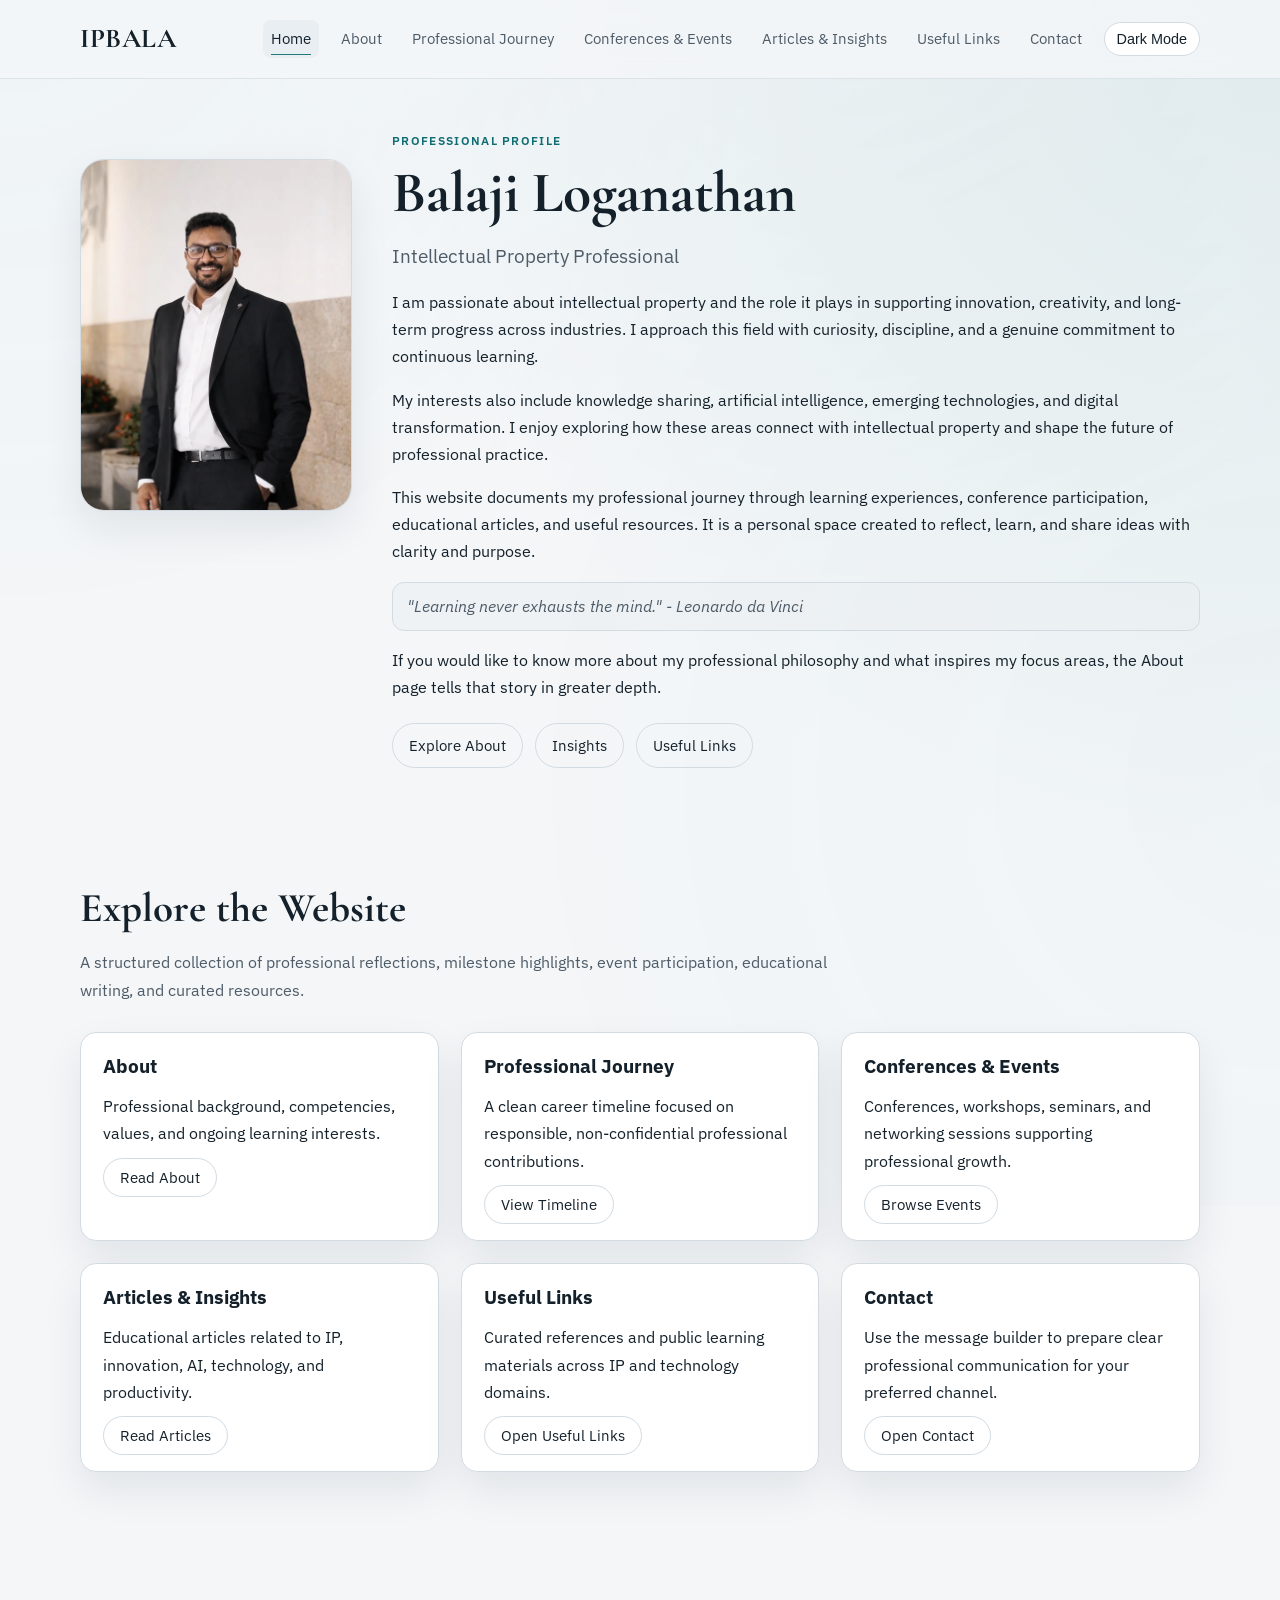
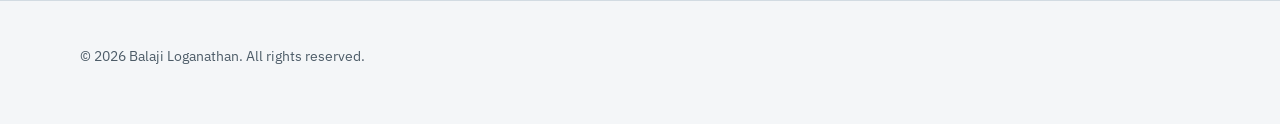
<file: index.html>
<!doctype html>
<html lang="en">
  <head>
    <meta charset="UTF-8" />
    <meta name="viewport" content="width=device-width, initial-scale=1" />
    <title>Balaji Loganathan | Professional Profile</title>
    <meta
      name="description"
      content="Balaji Loganathan (IPBALA): professional profile focused on intellectual property, innovation, AI, technology, and continuous learning."
    />
    <meta name="robots" content="index, follow" />
    <link rel="preconnect" href="https://fonts.googleapis.com" />
    <link rel="preconnect" href="https://fonts.gstatic.com" crossorigin />
    <link
      href="https://fonts.googleapis.com/css2?family=Cormorant+Garamond:wght@500;600;700&family=IBM+Plex+Sans:wght@400;500;600;700&display=swap"
      rel="stylesheet"
    />
    <link rel="stylesheet" href="assets/css/styles.css" />
  </head>
  <body>
    <header class="site-header">
      <div class="container header-inner">
        <a class="brand" href="index.html">IPBALA</a>
        <button class="nav-toggle" data-nav-toggle aria-label="Open navigation" aria-expanded="false">Menu</button>
        <nav class="nav-links" data-nav-menu aria-label="Primary">
          <a class="active" href="index.html">Home</a>
          <a href="about.html">About</a>
          <a href="experience.html">Professional Journey</a>
          <a href="events.html">Conferences &amp; Events</a>
          <a href="articles.html">Articles &amp; Insights</a>
          <a href="resources.html">Useful Links</a>
          <a href="contact.html">Contact</a>
          <button class="theme-toggle" type="button" data-theme-toggle>Dark Mode</button>
        </nav>
      </div>
    </header>

    <main>
      <section class="hero">
        <div class="container hero-grid">
          <figure class="headshot reveal">
            <picture>
              <source
                type="image/webp"
                srcset="assets/images/profile-portrait-544.webp 544w, assets/images/profile-portrait-816.webp 816w, assets/images/profile-portrait-1024.webp 1024w"
                sizes="(max-width: 760px) min(340px, 100vw - 32px), (max-width: 960px) 240px, 272px"
              />
              <img
                src="assets/images/profile-portrait.jpg"
                srcset="assets/images/profile-portrait-544.jpg 544w, assets/images/profile-portrait-816.jpg 816w, assets/images/profile-portrait.jpg 1024w"
                sizes="(max-width: 760px) min(340px, 100vw - 32px), (max-width: 960px) 240px, 272px"
                alt="Professional portrait of Balaji Loganathan"
                width="1024"
                height="1536"
                loading="lazy"
                decoding="async"
              />
            </picture>
          </figure>
          <div class="reveal intro">
            <div class="intro-heading-group">
              <p class="kicker">Professional Profile</p>
              <h1>Balaji Loganathan</h1>
            </div>
            <p class="tagline">Intellectual Property Professional</p>
            <p>
              I am passionate about intellectual property and the role it plays in supporting innovation, creativity, and long-term
              progress across industries. I approach this field with curiosity, discipline, and a genuine commitment to continuous
              learning.
            </p>
            <p>
              My interests also include knowledge sharing, artificial intelligence, emerging technologies, and digital
              transformation. I enjoy exploring how these areas connect with intellectual property and shape the future of
              professional practice.
            </p>
            <p>
              This website documents my professional journey through learning experiences, conference participation, educational
              articles, and useful resources. It is a personal space created to reflect, learn, and share ideas with clarity and
              purpose.
            </p>
            <p class="featured-quote reveal" role="note" aria-label="Lifelong learning quote">
              "Learning never exhausts the mind." - Leonardo da Vinci
            </p>
            <p>
              If you would like to know more about my professional philosophy and what inspires my focus areas, the About page tells
              that story in greater depth.
            </p>
            <div class="social-row" aria-label="Quick links">
              <a class="pill-link" href="about.html">Explore About</a>
              <a class="pill-link" href="articles.html">Insights</a>
              <a class="pill-link" href="resources.html">Useful Links</a>
            </div>
          </div>
        </div>
      </section>

      <section class="section">
        <div class="container">
          <h2 class="section-title reveal">Explore the Website</h2>
          <p class="section-intro reveal">
            A structured collection of professional reflections, milestone highlights, event participation, educational writing, and curated resources.
          </p>
          <div class="grid-3">
            <article class="card reveal">
              <h3>About</h3>
              <p>Professional background, competencies, values, and ongoing learning interests.</p>
              <a class="pill-link" href="about.html">Read About</a>
            </article>
            <article class="card reveal">
              <h3>Professional Journey</h3>
              <p>A clean career timeline focused on responsible, non-confidential professional contributions.</p>
              <a class="pill-link" href="experience.html">View Timeline</a>
            </article>
            <article class="card reveal">
              <h3>Conferences &amp; Events</h3>
              <p>Conferences, workshops, seminars, and networking sessions supporting professional growth.</p>
              <a class="pill-link" href="events.html">Browse Events</a>
            </article>
            <article class="card reveal">
              <h3>Articles &amp; Insights</h3>
              <p>Educational articles related to IP, innovation, AI, technology, and productivity.</p>
              <a class="pill-link" href="articles.html">Read Articles</a>
            </article>
            <article class="card reveal">
              <h3>Useful Links</h3>
              <p>Curated references and public learning materials across IP and technology domains.</p>
                <a class="pill-link" href="resources.html">Open Useful Links</a>
            </article>
            <article class="card reveal">
              <h3>Contact</h3>
              <p>Use the message builder to prepare clear professional communication for your preferred channel.</p>
              <a class="pill-link" href="contact.html">Open Contact</a>
            </article>
          </div>
        </div>
      </section>
    </main>

    <footer class="footer">
      <div class="container">
        <p>© 2026 Balaji Loganathan. All rights reserved.</p>
      </div>
    </footer>

    <script src="assets/js/main.js"></script>
  </body>
</html>
</file>
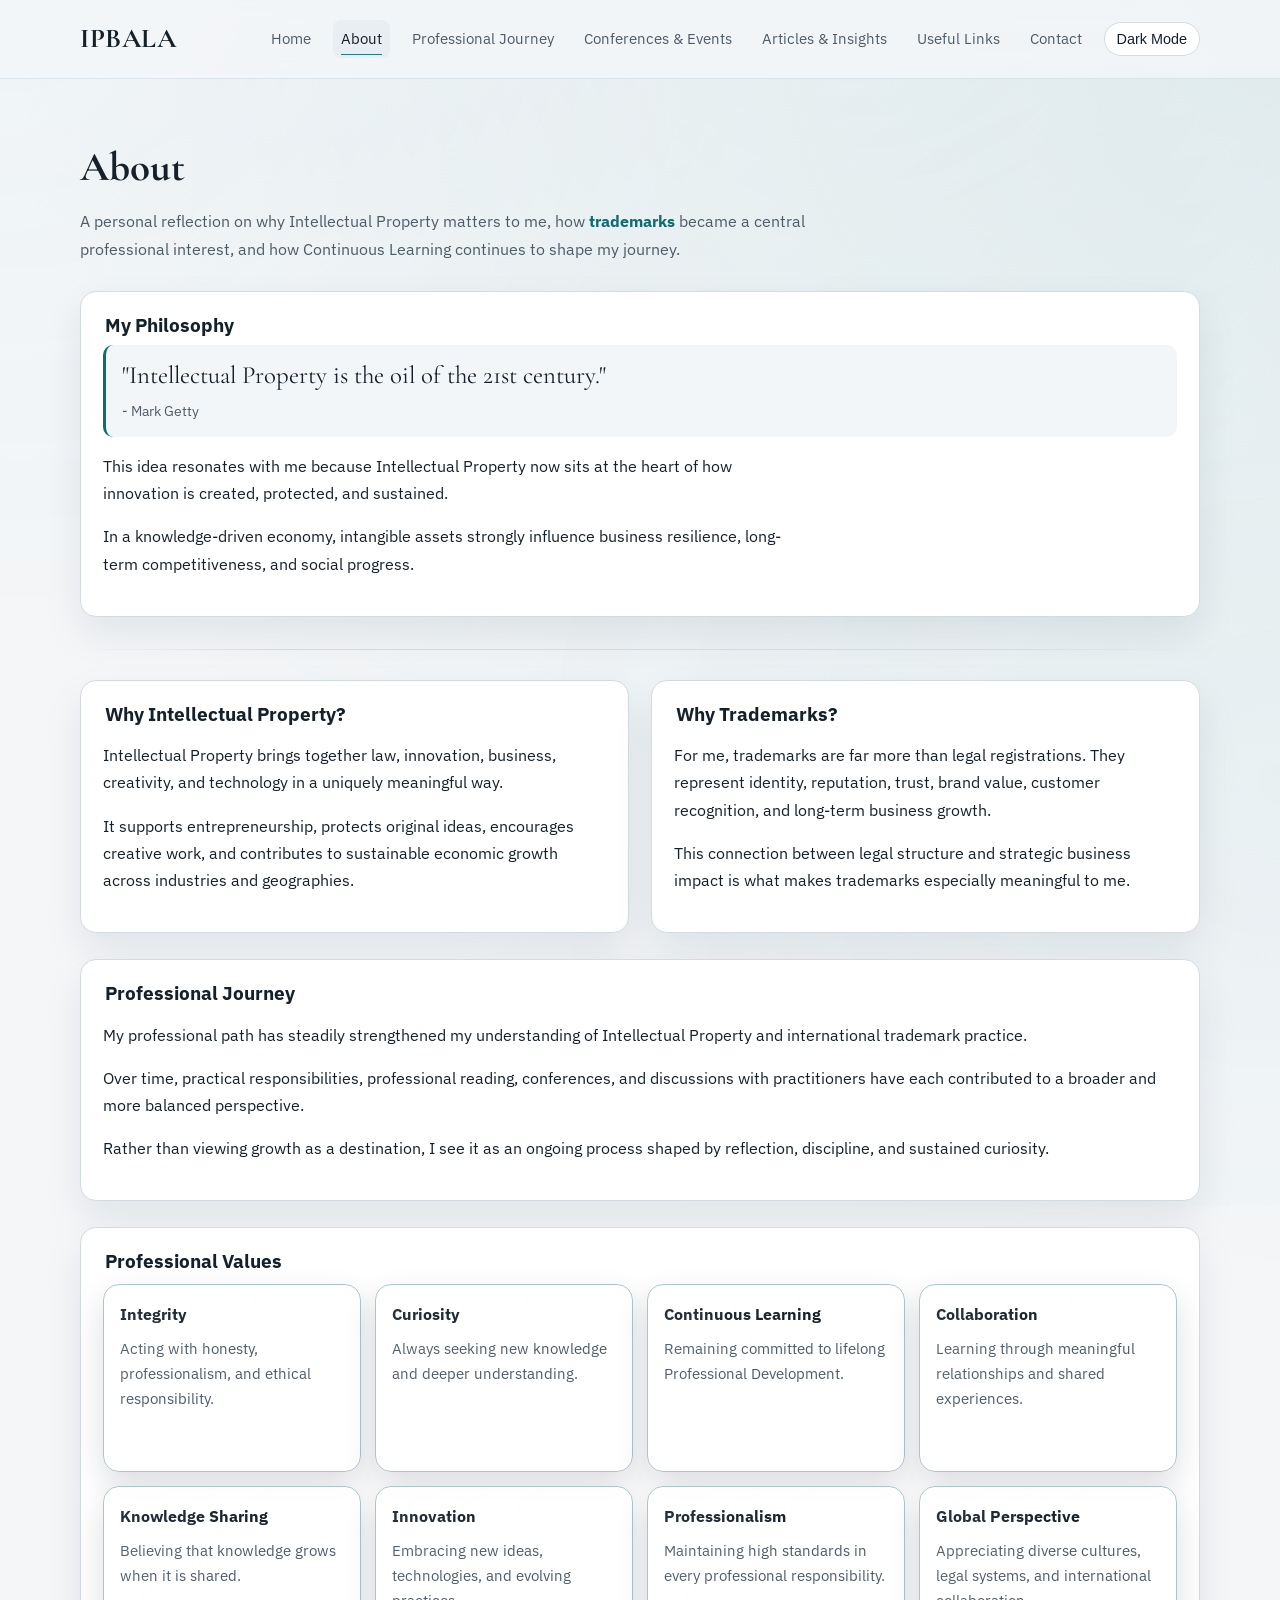
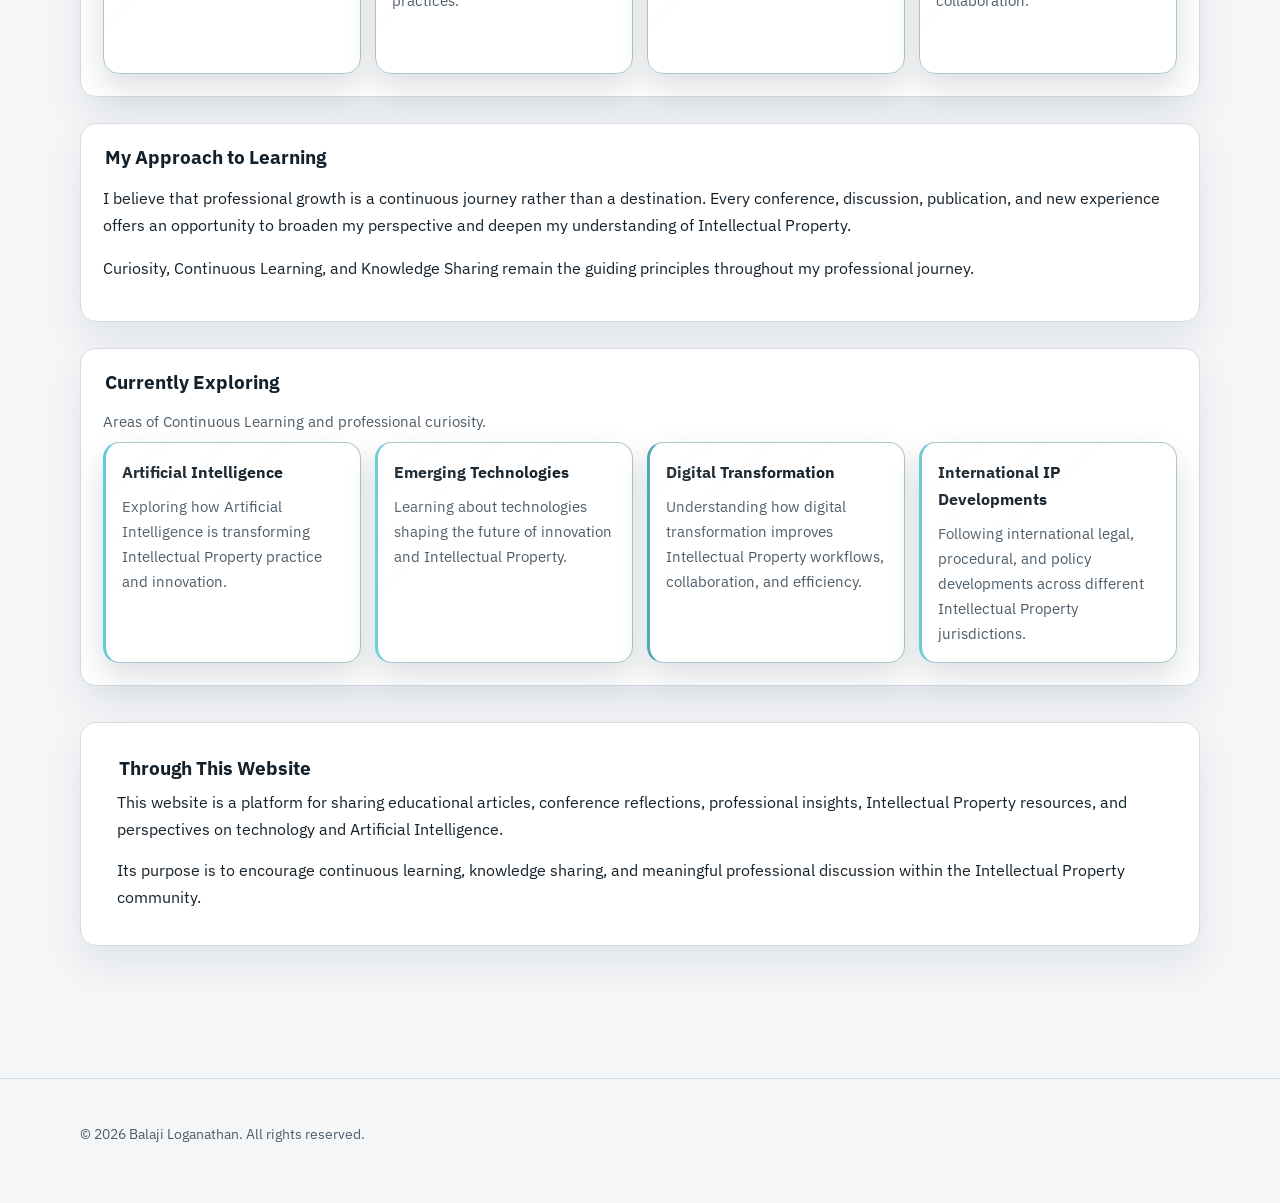
<file: about.html>
<!doctype html>
<html lang="en">
  <head>
    <meta charset="UTF-8" />
    <meta name="viewport" content="width=device-width, initial-scale=1" />
    <title>About | Balaji Loganathan</title>
    <meta
      name="description"
      content="About Balaji Loganathan: professional journey, competencies, values, and commitment to innovation and lifelong learning."
    />
    <meta name="robots" content="index, follow" />
    <link rel="preconnect" href="https://fonts.googleapis.com" />
    <link rel="preconnect" href="https://fonts.gstatic.com" crossorigin />
    <link
      href="https://fonts.googleapis.com/css2?family=Cormorant+Garamond:wght@500;600;700&family=IBM+Plex+Sans:wght@400;500;600;700&display=swap"
      rel="stylesheet"
    />
    <link rel="stylesheet" href="assets/css/styles.css" />
  </head>
  <body>
    <header class="site-header">
      <div class="container header-inner">
        <a class="brand" href="index.html">IPBALA</a>
        <button class="nav-toggle" data-nav-toggle aria-label="Open navigation" aria-expanded="false">Menu</button>
        <nav class="nav-links" data-nav-menu aria-label="Primary">
          <a href="index.html">Home</a>
          <a class="active" href="about.html">About</a>
          <a href="experience.html">Professional Journey</a>
          <a href="events.html">Conferences &amp; Events</a>
          <a href="articles.html">Articles &amp; Insights</a>
          <a href="resources.html">Useful Links</a>
          <a href="contact.html">Contact</a>
          <button class="theme-toggle" type="button" data-theme-toggle>Dark Mode</button>
        </nav>
      </div>
    </header>

    <main class="section">
      <div class="container">
        <h1 class="section-title reveal">About</h1>
        <p class="section-intro reveal">
          A personal reflection on why Intellectual Property matters to me, how <strong style="color: var(--accent)">trademarks</strong>
          became a central professional interest, and how Continuous Learning continues to shape my journey.
        </p>

        <div class="grid-2 about-flow">
          <article class="card reveal" style="grid-column: 1 / -1">
            <h3 class="section-heading">My Philosophy</h3>
            <blockquote class="quote-block">
              <p>"Intellectual Property is the oil of the 21st century."</p>
              <cite>- Mark Getty</cite>
            </blockquote>
            <p>
              This idea resonates with me because Intellectual Property now sits at the heart of how innovation is created,
              protected, and sustained.
            </p>
            <p>
              In a knowledge-driven economy, intangible assets strongly influence business resilience, long-term competitiveness, and
              social progress.
            </p>
          </article>

          <div class="section-divider reveal" style="grid-column: 1 / -1" aria-hidden="true"></div>

          <article class="card reveal">
            <h3 class="section-heading">Why Intellectual Property?</h3>
            <p>
              Intellectual Property brings together law, innovation, business, creativity, and technology in a uniquely meaningful
              way.
            </p>
            <p>
              It supports entrepreneurship, protects original ideas, encourages creative work, and contributes to sustainable
              economic growth across industries and geographies.
            </p>
          </article>

          <article class="card reveal">
            <h3 class="section-heading">Why Trademarks?</h3>
            <p>
              For me, trademarks are far more than legal registrations. They represent identity, reputation, trust, brand value,
              customer recognition, and long-term business growth.
            </p>
            <p>
              This connection between legal structure and strategic business impact is what makes trademarks especially meaningful
              to me.
            </p>
          </article>

          <article class="card reveal professional-journey-card" style="grid-column: 1 / -1">
            <h3 class="section-heading">Professional Journey</h3>
            <p>
              My professional path has steadily strengthened my understanding of Intellectual Property and international trademark
              practice.
            </p>
            <p>
              Over time, practical responsibilities, professional reading, conferences, and discussions with practitioners have each
              contributed to a broader and more balanced perspective.
            </p>
            <p>
              Rather than viewing growth as a destination, I see it as an ongoing process shaped by reflection, discipline, and
              sustained curiosity.
            </p>
          </article>

          <article class="card reveal" style="grid-column: 1 / -1">
            <h3 class="section-heading">Professional Values</h3>
            <div class="values-dashboard" aria-label="Professional values">
              <article class="value-glass reveal">
                <h4>Integrity</h4>
                <p>Acting with honesty, professionalism, and ethical responsibility.</p>
              </article>
              <article class="value-glass reveal">
                <h4>Curiosity</h4>
                <p>Always seeking new knowledge and deeper understanding.</p>
              </article>
              <article class="value-glass reveal">
                <h4>Continuous Learning</h4>
                <p>Remaining committed to lifelong Professional Development.</p>
              </article>
              <article class="value-glass reveal">
                <h4>Collaboration</h4>
                <p>Learning through meaningful relationships and shared experiences.</p>
              </article>
              <article class="value-glass reveal">
                <h4>Knowledge Sharing</h4>
                <p>Believing that knowledge grows when it is shared.</p>
              </article>
              <article class="value-glass reveal">
                <h4>Innovation</h4>
                <p>Embracing new ideas, technologies, and evolving practices.</p>
              </article>
              <article class="value-glass reveal">
                <h4>Professionalism</h4>
                <p>Maintaining high standards in every professional responsibility.</p>
              </article>
              <article class="value-glass reveal">
                <h4>Global Perspective</h4>
                <p>Appreciating diverse cultures, legal systems, and international collaboration.</p>
              </article>
            </div>
          </article>

          <article class="card reveal learning-approach-card" style="grid-column: 1 / -1">
            <h3 class="section-heading">My Approach to Learning</h3>
            <p>
              I believe that professional growth is a continuous journey rather than a destination. Every conference, discussion,
              publication, and new experience offers an opportunity to broaden my perspective and deepen my understanding of
              Intellectual Property.
            </p>
            <p>
              Curiosity, Continuous Learning, and Knowledge Sharing remain the guiding principles throughout my professional
              journey.
            </p>
          </article>

          <article class="card reveal" style="grid-column: 1 / -1">
            <h3 class="section-heading">Currently Exploring</h3>
            <p class="meta">Areas of Continuous Learning and professional curiosity.</p>
            <div class="learning-dashboard" aria-label="Current learning interests">
              <article class="learning-card reveal topic-ai">
                <h4>Artificial Intelligence</h4>
                <p>Exploring how Artificial Intelligence is transforming Intellectual Property practice and innovation.</p>
              </article>
              <article class="learning-card reveal topic-et">
                <h4>Emerging Technologies</h4>
                <p>Learning about technologies shaping the future of innovation and Intellectual Property.</p>
              </article>
              <article class="learning-card reveal topic-dt">
                <h4>Digital Transformation</h4>
                <p>Understanding how digital transformation improves Intellectual Property workflows, collaboration, and efficiency.</p>
              </article>
              <article class="learning-card reveal topic-ip">
                <h4>International IP Developments</h4>
                <p>Following international legal, procedural, and policy developments across different Intellectual Property jurisdictions.</p>
              </article>
            </div>
          </article>

          <section class="card reveal website-purpose" style="grid-column: 1 / -1" aria-labelledby="through-website-title">
            <div class="website-purpose-copy">
              <h3 class="section-heading" id="through-website-title">Through This Website</h3>
              <p>
                This website is a platform for sharing educational articles, conference reflections, professional insights,
                Intellectual Property resources, and perspectives on technology and Artificial Intelligence.
              </p>
              <p>
                Its purpose is to encourage continuous learning, knowledge sharing, and meaningful professional discussion
                within the Intellectual Property community.
              </p>
            </div>
          </section>

        </div>
      </div>
    </main>

    <footer class="footer">
      <div class="container">
        <p>© 2026 Balaji Loganathan. All rights reserved.</p>
      </div>
    </footer>

    <script src="assets/js/main.js"></script>
  </body>
</html>
</file>
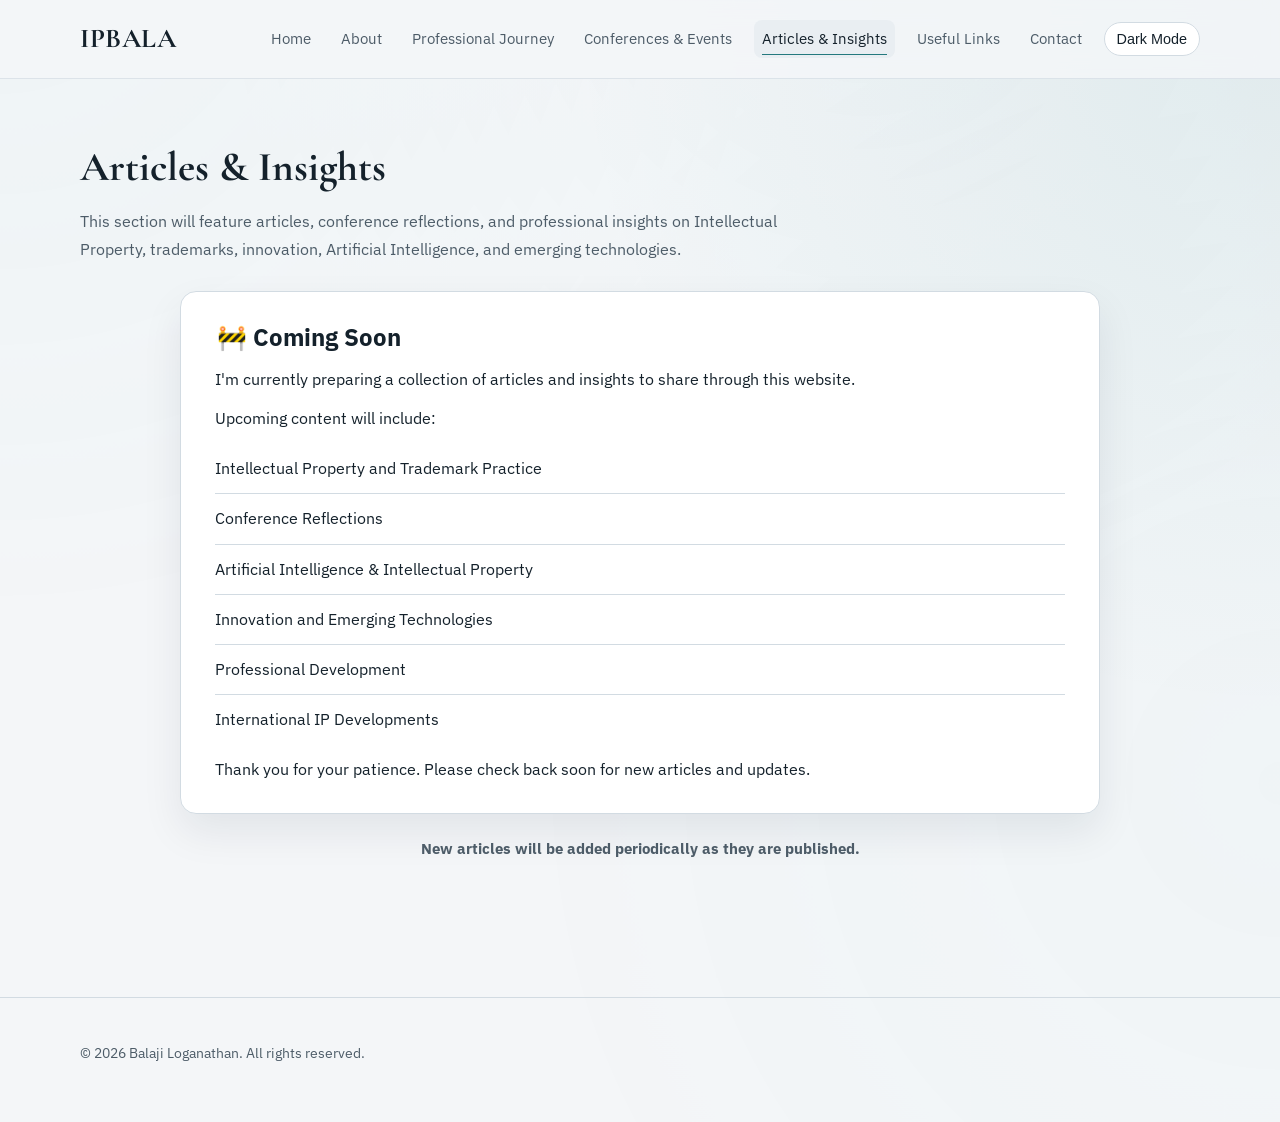
<file: articles.html>
<!doctype html>
<html lang="en">
  <head>
    <meta charset="UTF-8" />
    <meta name="viewport" content="width=device-width, initial-scale=1" />
    <title>Articles & Insights | Balaji Loganathan</title>
    <meta
      name="description"
      content="A curated collection of LinkedIn-based articles, reflections, and insights documenting Balaji Loganathan's continuous learning in intellectual property, trademarks, innovation, AI, and emerging technologies."
    />
    <meta name="robots" content="index, follow" />
    <link rel="preconnect" href="https://fonts.googleapis.com" />
    <link rel="preconnect" href="https://fonts.gstatic.com" crossorigin />
    <link
      href="https://fonts.googleapis.com/css2?family=Cormorant+Garamond:wght@500;600;700&family=IBM+Plex+Sans:wght@400;500;600;700&display=swap"
      rel="stylesheet"
    />
    <link rel="stylesheet" href="assets/css/styles.css" />
  </head>
  <body>
    <header class="site-header">
      <div class="container header-inner">
        <a class="brand" href="index.html">IPBALA</a>
        <button class="nav-toggle" data-nav-toggle aria-label="Open navigation" aria-expanded="false">Menu</button>
        <nav class="nav-links" data-nav-menu aria-label="Primary">
          <a href="index.html">Home</a>
          <a href="about.html">About</a>
          <a href="experience.html">Professional Journey</a>
          <a href="events.html">Conferences &amp; Events</a>
          <a class="active" href="articles.html">Articles &amp; Insights</a>
          <a href="resources.html">Useful Links</a>
          <a href="contact.html">Contact</a>
          <button class="theme-toggle" type="button" data-theme-toggle>Dark Mode</button>
        </nav>
      </div>
    </header>

    <main class="section">
      <div class="container">
        <h1 class="section-title reveal">Articles &amp; Insights</h1>
        <p class="section-intro reveal">
          This section will feature articles, conference reflections, and professional insights on Intellectual Property, trademarks,
          innovation, Artificial Intelligence, and emerging technologies.
        </p>

        <section class="articles-coming-soon-wrap reveal" data-reveal-delay="1" aria-labelledby="coming-soon-title">
          <article class="card coming-soon-card">
            <h2 class="section-heading" id="coming-soon-title">🚧 Coming Soon</h2>
            <p>I'm currently preparing a collection of articles and insights to share through this website.</p>
            <p>Upcoming content will include:</p>
            <ul class="list-clean coming-soon-list" aria-label="Upcoming article topics">
              <li>Intellectual Property and Trademark Practice</li>
              <li>Conference Reflections</li>
              <li>Artificial Intelligence &amp; Intellectual Property</li>
              <li>Innovation and Emerging Technologies</li>
              <li>Professional Development</li>
              <li>International IP Developments</li>
            </ul>
            <p>Thank you for your patience. Please check back soon for new articles and updates.</p>
          </article>
        </section>

        <p class="meta reveal coming-soon-note" data-reveal-delay="2">
          <strong>New articles will be added periodically as they are published.</strong>
        </p>

        <section class="articles-future-placeholder" hidden aria-hidden="true">
          <h2 class="section-heading">Future Articles</h2>
          <div class="grid-3 articles-grid" data-article-grid>
            <article class="card blog-card article-card">
              <span class="blog-tag">Category</span>
              <h3>Article Title</h3>
              <p class="meta">Publication Date</p>
              <p>Short summary of the article will appear here.</p>
              <a class="pill-link" href="#">Read More</a>
            </article>
          </div>

          <p class="section-intro" data-article-empty hidden>
            No insights match this filter yet. Please select another category.
          </p>
        </section>
      </div>
    </main>

    <footer class="footer">
      <div class="container">
        <p>© 2026 Balaji Loganathan. All rights reserved.</p>
      </div>
    </footer>

    <script src="assets/js/main.js"></script>
  </body>
</html>
</file>
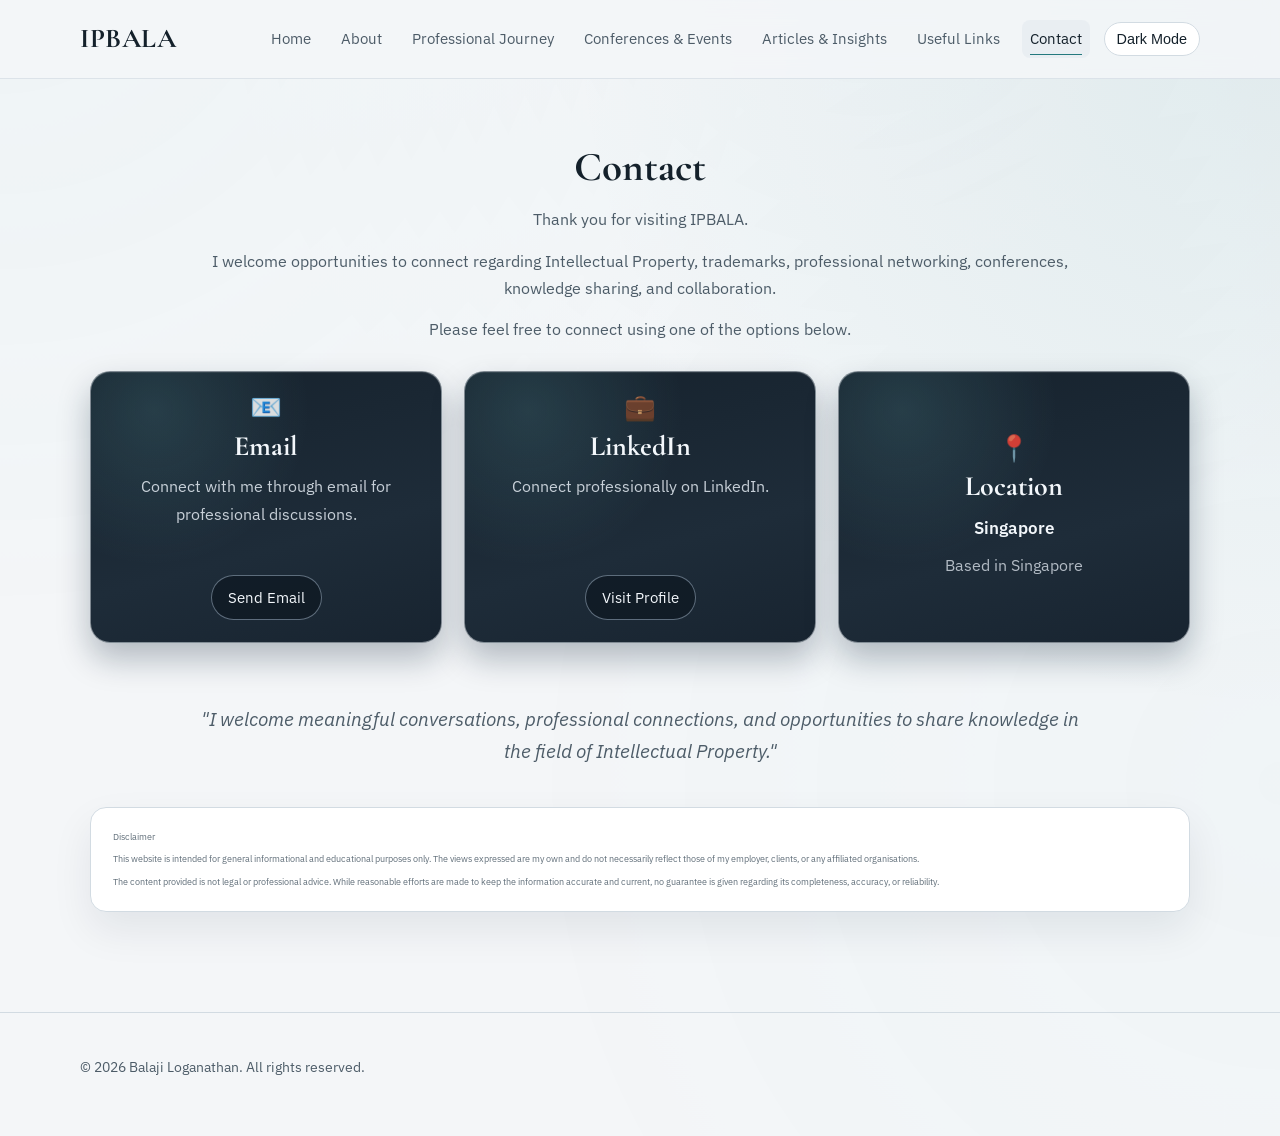
<file: contact.html>
<!doctype html>
<html lang="en">
  <head>
    <meta charset="UTF-8" />
    <meta name="viewport" content="width=device-width, initial-scale=1" />
    <title>Contact | Balaji Loganathan</title>
    <meta
      name="description"
      content="Connect with Balaji Loganathan regarding Intellectual Property, professional networking, and collaboration."
    />
    <meta name="robots" content="index, follow" />
    <link rel="preconnect" href="https://fonts.googleapis.com" />
    <link rel="preconnect" href="https://fonts.gstatic.com" crossorigin />
    <link
      href="https://fonts.googleapis.com/css2?family=Cormorant+Garamond:wght@500;600;700&family=IBM+Plex+Sans:wght@400;500;600;700&display=swap"
      rel="stylesheet"
    />
    <link rel="stylesheet" href="assets/css/styles.css" />
  </head>
  <body>
    <header class="site-header">
      <div class="container header-inner">
        <a class="brand" href="index.html">IPBALA</a>
        <button class="nav-toggle" data-nav-toggle aria-label="Open navigation" aria-expanded="false">Menu</button>
        <nav class="nav-links" data-nav-menu aria-label="Primary">
          <a href="index.html">Home</a>
          <a href="about.html">About</a>
          <a href="experience.html">Professional Journey</a>
          <a href="events.html">Conferences &amp; Events</a>
          <a href="articles.html">Articles &amp; Insights</a>
          <a href="resources.html">Useful Links</a>
          <a class="active" href="contact.html">Contact</a>
          <button class="theme-toggle" type="button" data-theme-toggle>Dark Mode</button>
        </nav>
      </div>
    </header>

    <main class="section">
      <div class="container">
        <div class="contact-layout">
          <h1 class="section-title reveal">Contact</h1>
          <p class="section-intro reveal">
            Thank you for visiting IPBALA.
          </p>
          <p class="section-intro reveal">
            I welcome opportunities to connect regarding Intellectual Property, trademarks, professional networking, conferences, knowledge
            sharing, and collaboration.
          </p>
          <p class="section-intro reveal">
            Please feel free to connect using one of the options below.
          </p>

          <div class="grid-3 contact-methods">
            <article class="card reveal contact-method-card">
              <p class="contact-method-icon" aria-hidden="true">📧</p>
              <h2>Email</h2>
              <p>Connect with me through email for professional discussions.</p>
              <a class="pill-link" href="mailto:advocatebala.2010@gmail.com">Send Email</a>
            </article>

            <article class="card reveal contact-method-card">
              <p class="contact-method-icon" aria-hidden="true">💼</p>
              <h2>LinkedIn</h2>
              <p>Connect professionally on LinkedIn.</p>
              <a class="pill-link" href="https://www.linkedin.com/in/balaji-loganathan0508/" target="_blank" rel="noopener noreferrer"
                >Visit Profile</a
              >
            </article>

            <article class="card reveal contact-method-card">
              <p class="contact-method-icon" aria-hidden="true">📍</p>
              <h2>Location</h2>
              <p class="contact-method-location">Singapore</p>
              <p class="contact-method-subtitle">Based in Singapore</p>
            </article>
          </div>

          <p class="reveal contact-quote" role="note">
            "I welcome meaningful conversations, professional connections, and opportunities to share knowledge in the field of Intellectual
            Property."
          </p>

          <section class="card reveal contact-page-disclaimer" aria-label="Disclaimer">
            <h2>Disclaimer</h2>
            <p>
              This website is intended for general informational and educational purposes only. The views expressed are my own and do not
              necessarily reflect those of my employer, clients, or any affiliated organisations.
            </p>
            <p>
              The content provided is not legal or professional advice. While reasonable efforts are made to keep the information accurate and
              current, no guarantee is given regarding its completeness, accuracy, or reliability.
            </p>
          </section>
        </div>
      </div>
    </main>

    <footer class="footer">
      <div class="container">
        <p>© 2026 Balaji Loganathan. All rights reserved.</p>
      </div>
    </footer>

    <script src="assets/js/main.js"></script>
  </body>
</html>
</file>
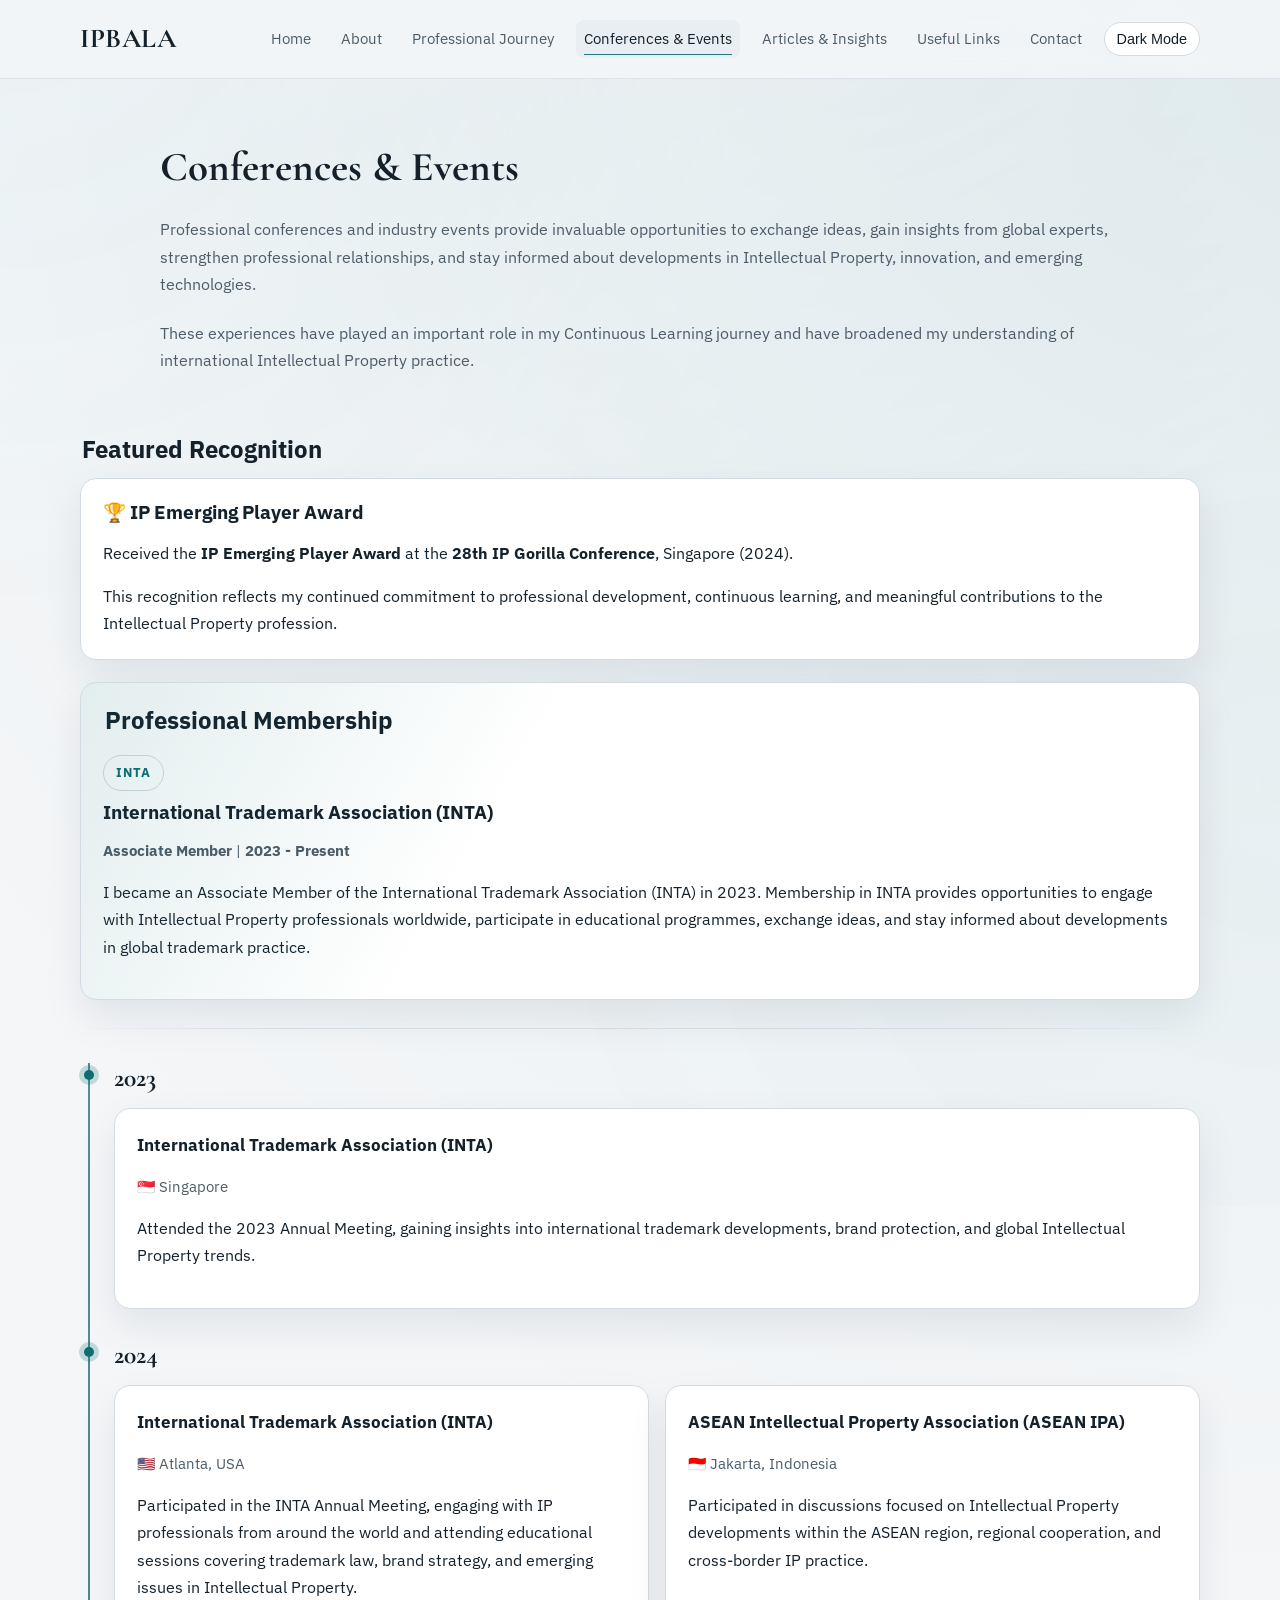
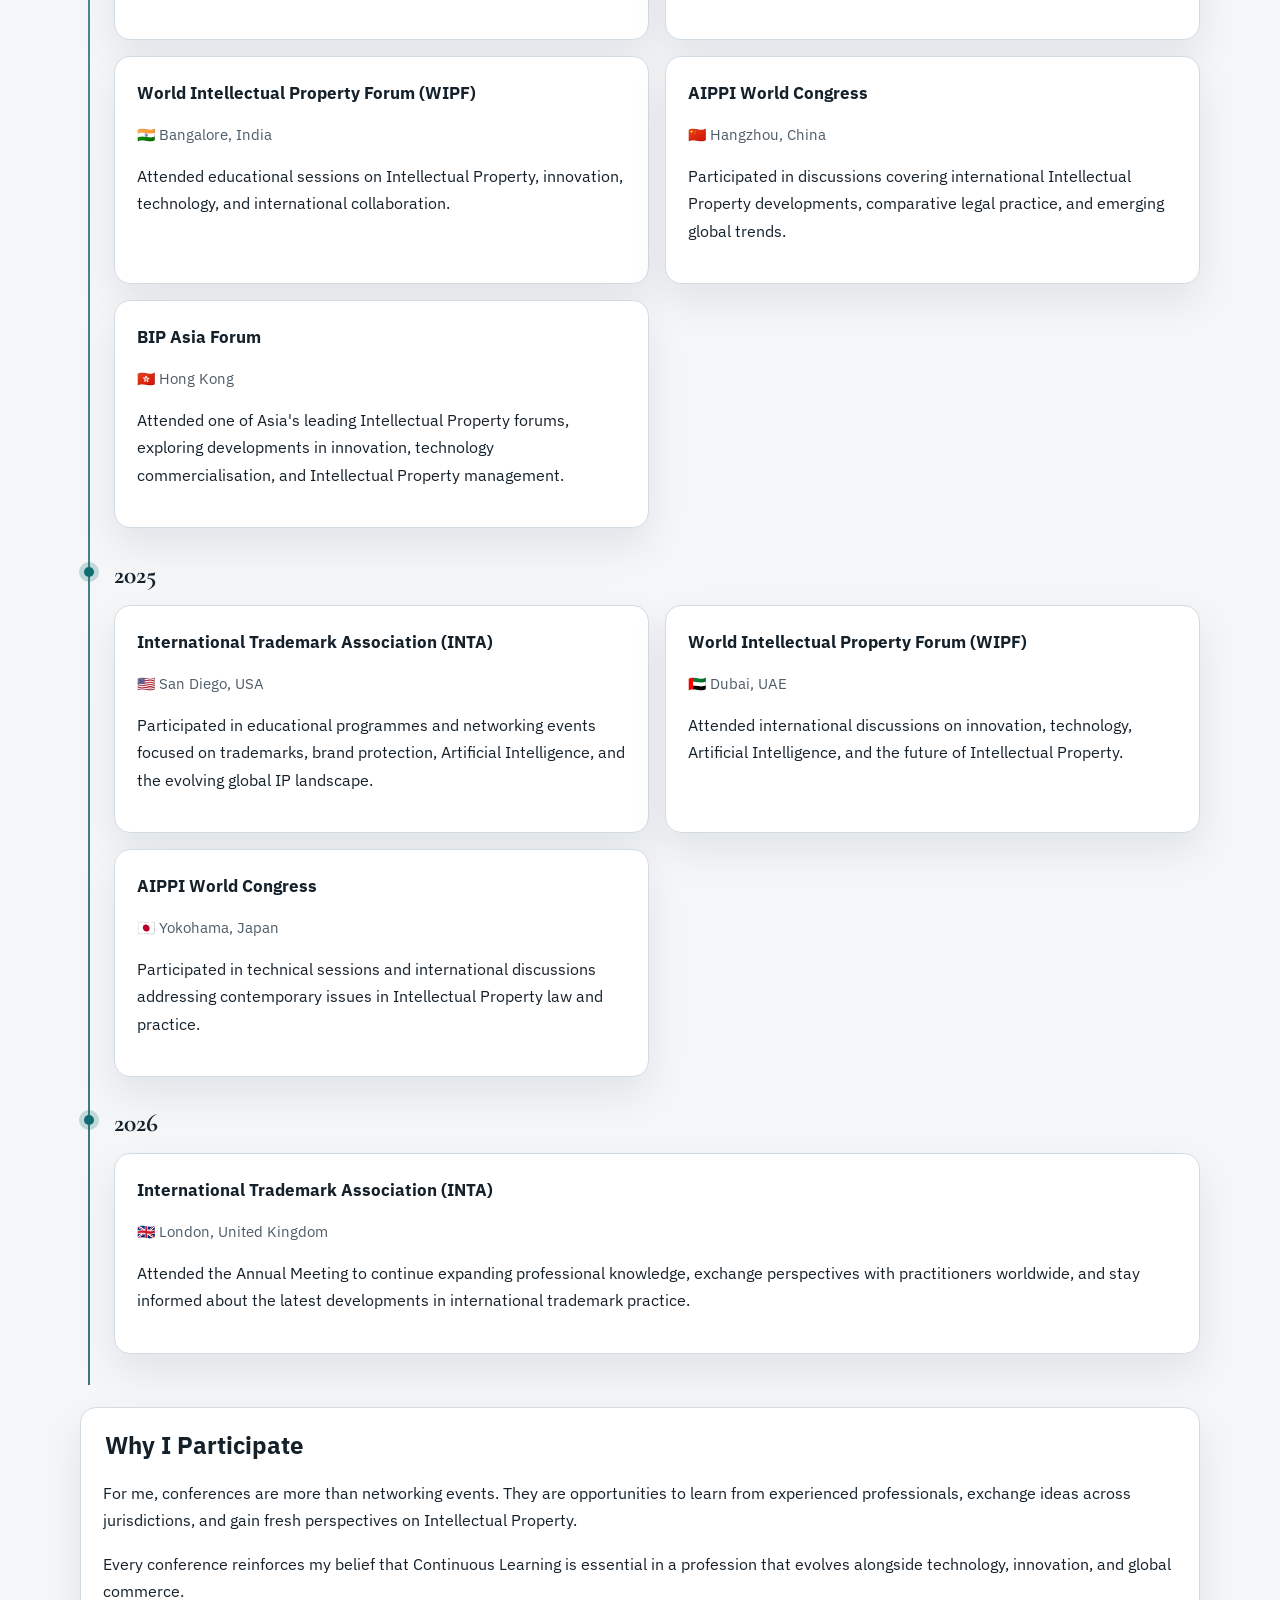
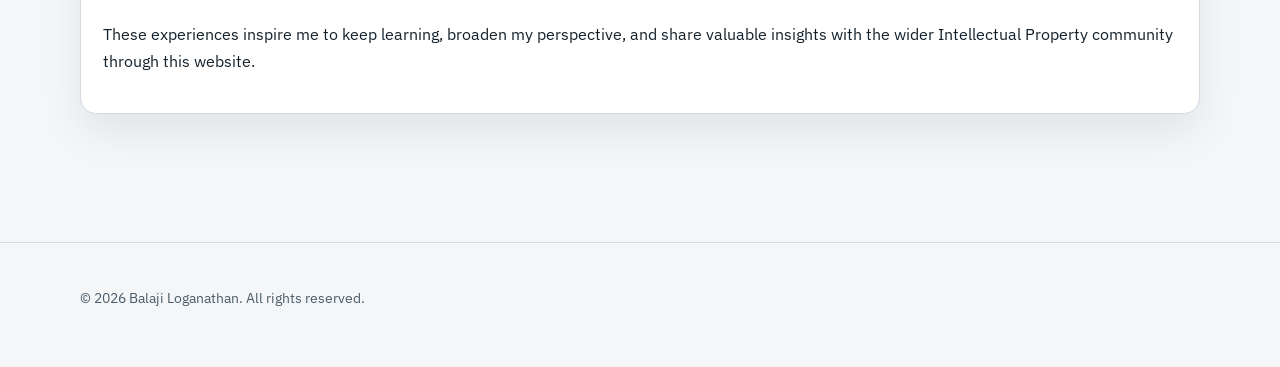
<file: events.html>
<!doctype html>
<html lang="en">
  <head>
    <meta charset="UTF-8" />
    <meta name="viewport" content="width=device-width, initial-scale=1" />
    <title>Conferences & Events | Balaji Loganathan</title>
    <meta
      name="description"
      content="Conferences and events reflecting Balaji Loganathan's commitment to Continuous Learning, Professional Development, and global Intellectual Property engagement."
    />
    <meta name="robots" content="index, follow" />
    <link rel="preconnect" href="https://fonts.googleapis.com" />
    <link rel="preconnect" href="https://fonts.gstatic.com" crossorigin />
    <link
      href="https://fonts.googleapis.com/css2?family=Cormorant+Garamond:wght@500;600;700&family=IBM+Plex+Sans:wght@400;500;600;700&display=swap"
      rel="stylesheet"
    />
    <link rel="stylesheet" href="assets/css/styles.css" />
  </head>
  <body>
    <header class="site-header">
      <div class="container header-inner">
        <a class="brand" href="index.html">IPBALA</a>
        <button class="nav-toggle" data-nav-toggle aria-label="Open navigation" aria-expanded="false">Menu</button>
        <nav class="nav-links" data-nav-menu aria-label="Primary">
          <a href="index.html">Home</a>
          <a href="about.html">About</a>
          <a href="experience.html">Professional Journey</a>
          <a class="active" href="events.html">Conferences &amp; Events</a>
          <a href="articles.html">Articles &amp; Insights</a>
          <a href="resources.html">Useful Links</a>
          <a href="contact.html">Contact</a>
          <button class="theme-toggle" type="button" data-theme-toggle>Dark Mode</button>
        </nav>
      </div>
    </header>

    <main class="section">
      <div class="container">
        <section class="events-intro" aria-label="Conferences and Events introduction">
          <h1 class="section-title reveal">Conferences &amp; Events</h1>
          <p class="section-intro reveal">
            Professional conferences and industry events provide invaluable opportunities to exchange ideas, gain insights from global
            experts, strengthen professional relationships, and stay informed about developments in Intellectual Property, innovation,
            and emerging technologies.
          </p>
          <p class="section-intro reveal">
            These experiences have played an important role in my Continuous Learning journey and have broadened my understanding of
            international Intellectual Property practice.
          </p>
        </section>

        <section class="featured-recognition" aria-label="Featured Recognition">
          <h2 class="section-heading reveal">Featured Recognition</h2>
          <article class="card recognition-card reveal">
            <h3>🏆 IP Emerging Player Award</h3>
            <p>
              Received the <strong>IP Emerging Player Award</strong> at the <strong>28th IP Gorilla Conference</strong>,
              Singapore (2024).
            </p>
            <p>
              This recognition reflects my continued commitment to professional development, continuous learning, and meaningful
              contributions to the Intellectual Property profession.
            </p>
          </article>
        </section>

        <section class="events-flow">
          <article class="card membership-card reveal">
            <h2 class="section-heading">Professional Membership</h2>
            <div class="membership-brand" aria-hidden="true">INTA</div>
            <h3>International Trademark Association (INTA)</h3>
            <p class="meta"><strong>Associate Member</strong> | <strong>2023 - Present</strong></p>
            <p>
              I became an Associate Member of the International Trademark Association (INTA) in 2023. Membership in INTA provides
              opportunities to engage with Intellectual Property professionals worldwide, participate in educational programmes,
              exchange ideas, and stay informed about developments in global trademark practice.
            </p>
          </article>

          <div class="section-divider reveal" aria-hidden="true"></div>

          <section class="timeline events-timeline reveal" aria-label="International conferences by year">
            <article class="timeline-item">
              <h3 class="year-title">2023</h3>
              <article class="card event-card reveal">
                <h4>International Trademark Association (INTA)</h4>
                <p class="meta">🇸🇬 Singapore</p>
                <p>
                  Attended the 2023 Annual Meeting, gaining insights into international trademark developments, brand protection,
                  and global Intellectual Property trends.
                </p>
              </article>
            </article>

            <article class="timeline-item">
              <h3 class="year-title">2024</h3>
              <div class="event-group">
                <article class="card event-card reveal">
                  <h4>International Trademark Association (INTA)</h4>
                  <p class="meta">🇺🇸 Atlanta, USA</p>
                  <p>
                    Participated in the INTA Annual Meeting, engaging with IP professionals from around the world and attending
                    educational sessions covering trademark law, brand strategy, and emerging issues in Intellectual Property.
                  </p>
                </article>
                <article class="card event-card reveal">
                  <h4>ASEAN Intellectual Property Association (ASEAN IPA)</h4>
                  <p class="meta">🇮🇩 Jakarta, Indonesia</p>
                  <p>
                    Participated in discussions focused on Intellectual Property developments within the ASEAN region, regional
                    cooperation, and cross-border IP practice.
                  </p>
                </article>
                <article class="card event-card reveal">
                  <h4>World Intellectual Property Forum (WIPF)</h4>
                  <p class="meta">🇮🇳 Bangalore, India</p>
                  <p>
                    Attended educational sessions on Intellectual Property, innovation, technology, and international collaboration.
                  </p>
                </article>
                <article class="card event-card reveal">
                  <h4>AIPPI World Congress</h4>
                  <p class="meta">🇨🇳 Hangzhou, China</p>
                  <p>
                    Participated in discussions covering international Intellectual Property developments, comparative legal
                    practice, and emerging global trends.
                  </p>
                </article>
                <article class="card event-card reveal">
                  <h4>BIP Asia Forum</h4>
                  <p class="meta">🇭🇰 Hong Kong</p>
                  <p>
                    Attended one of Asia's leading Intellectual Property forums, exploring developments in innovation, technology
                    commercialisation, and Intellectual Property management.
                  </p>
                </article>
              </div>
            </article>

            <article class="timeline-item">
              <h3 class="year-title">2025</h3>
              <div class="event-group">
                <article class="card event-card reveal">
                  <h4>International Trademark Association (INTA)</h4>
                  <p class="meta">🇺🇸 San Diego, USA</p>
                  <p>
                    Participated in educational programmes and networking events focused on trademarks, brand protection,
                    Artificial Intelligence, and the evolving global IP landscape.
                  </p>
                </article>
                <article class="card event-card reveal">
                  <h4>World Intellectual Property Forum (WIPF)</h4>
                  <p class="meta">🇦🇪 Dubai, UAE</p>
                  <p>
                    Attended international discussions on innovation, technology, Artificial Intelligence, and the future of
                    Intellectual Property.
                  </p>
                </article>
                <article class="card event-card reveal">
                  <h4>AIPPI World Congress</h4>
                  <p class="meta">🇯🇵 Yokohama, Japan</p>
                  <p>
                    Participated in technical sessions and international discussions addressing contemporary issues in Intellectual
                    Property law and practice.
                  </p>
                </article>
              </div>
            </article>

            <article class="timeline-item">
              <h3 class="year-title">2026</h3>
              <article class="card event-card reveal">
                <h4>International Trademark Association (INTA)</h4>
                <p class="meta">🇬🇧 London, United Kingdom</p>
                <p>
                  Attended the Annual Meeting to continue expanding professional knowledge, exchange perspectives with practitioners
                  worldwide, and stay informed about the latest developments in international trademark practice.
                </p>
              </article>
            </article>
          </section>

          <article class="card reveal">
            <h2 class="section-heading">Why I Participate</h2>
            <p>
              For me, conferences are more than networking events. They are opportunities to learn from experienced professionals,
              exchange ideas across jurisdictions, and gain fresh perspectives on Intellectual Property.
            </p>
            <p>
              Every conference reinforces my belief that Continuous Learning is essential in a profession that evolves alongside
              technology, innovation, and global commerce.
            </p>
            <p>
              These experiences inspire me to keep learning, broaden my perspective, and share valuable insights with the wider
              Intellectual Property community through this website.
            </p>
          </article>
        </section>
      </div>
    </main>

    <footer class="footer">
      <div class="container">
        <p>© 2026 Balaji Loganathan. All rights reserved.</p>
      </div>
    </footer>

    <script src="assets/js/main.js"></script>
  </body>
</html>
</file>
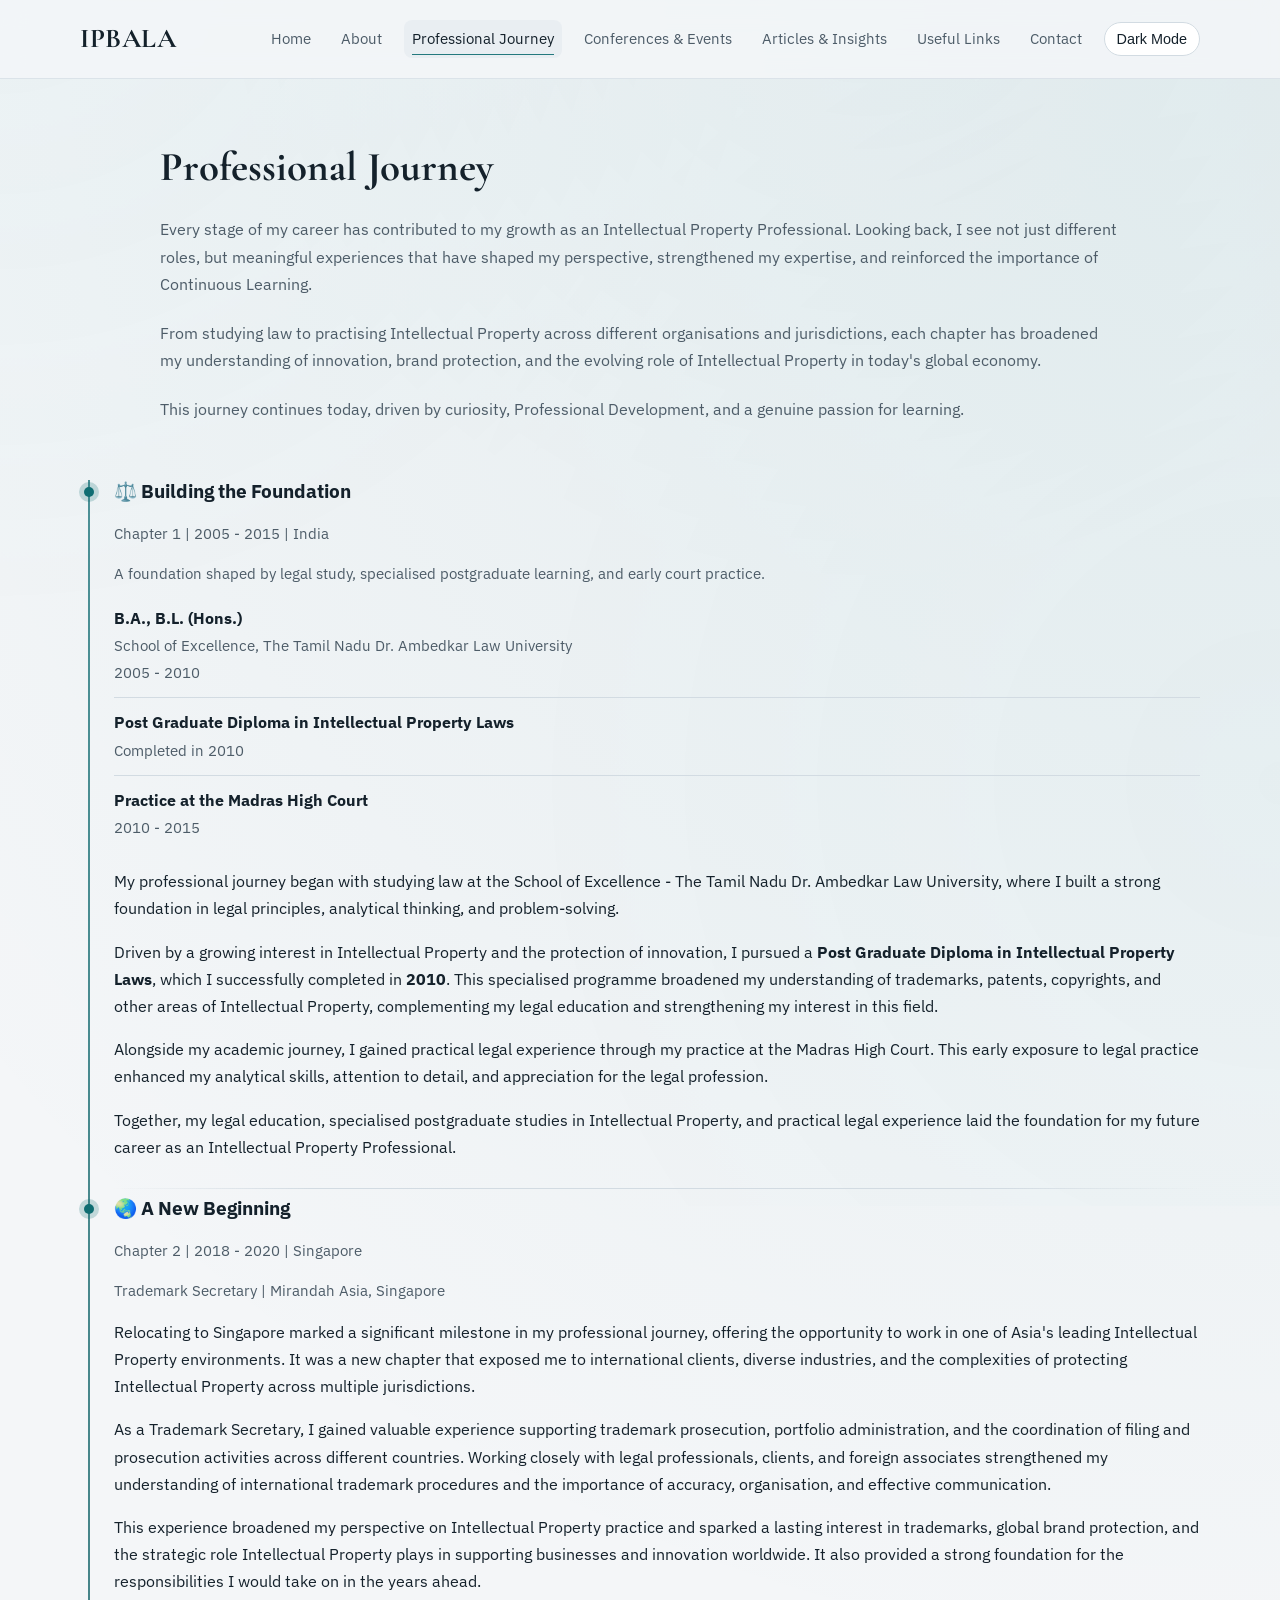
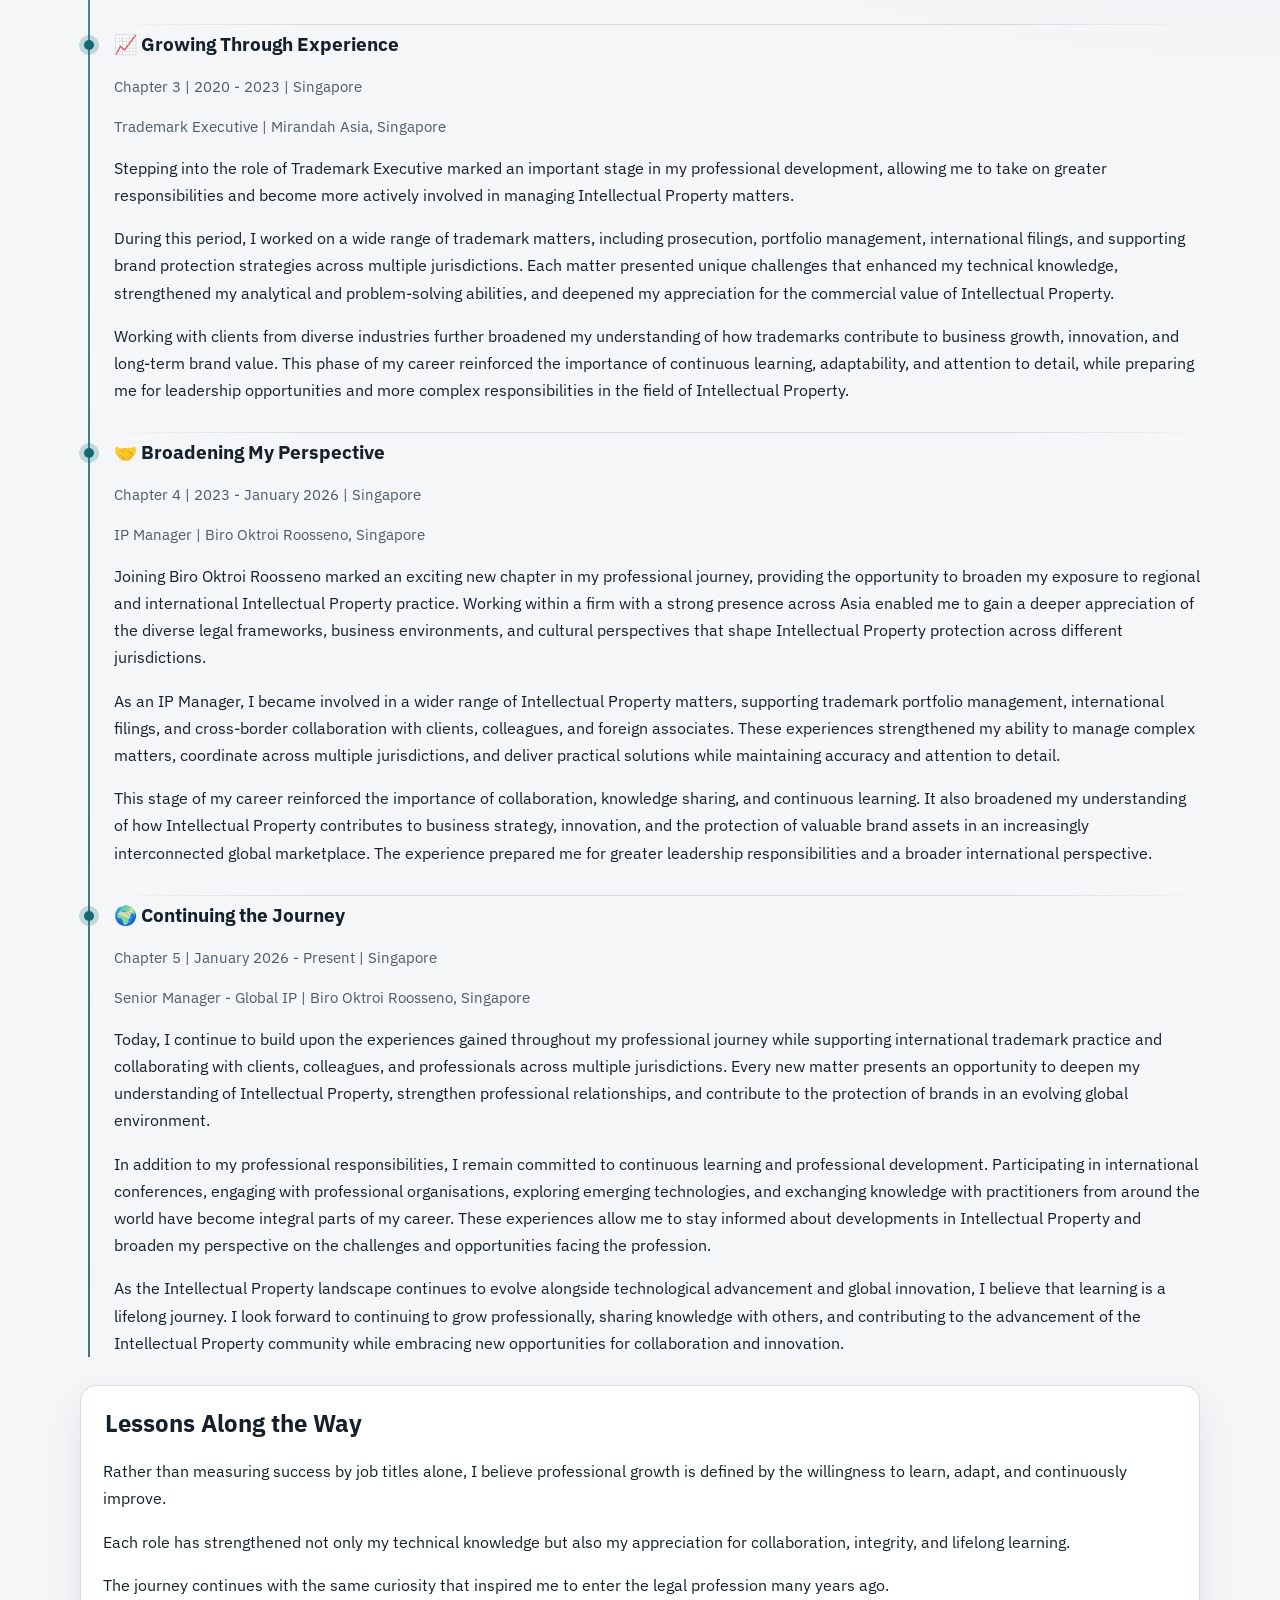
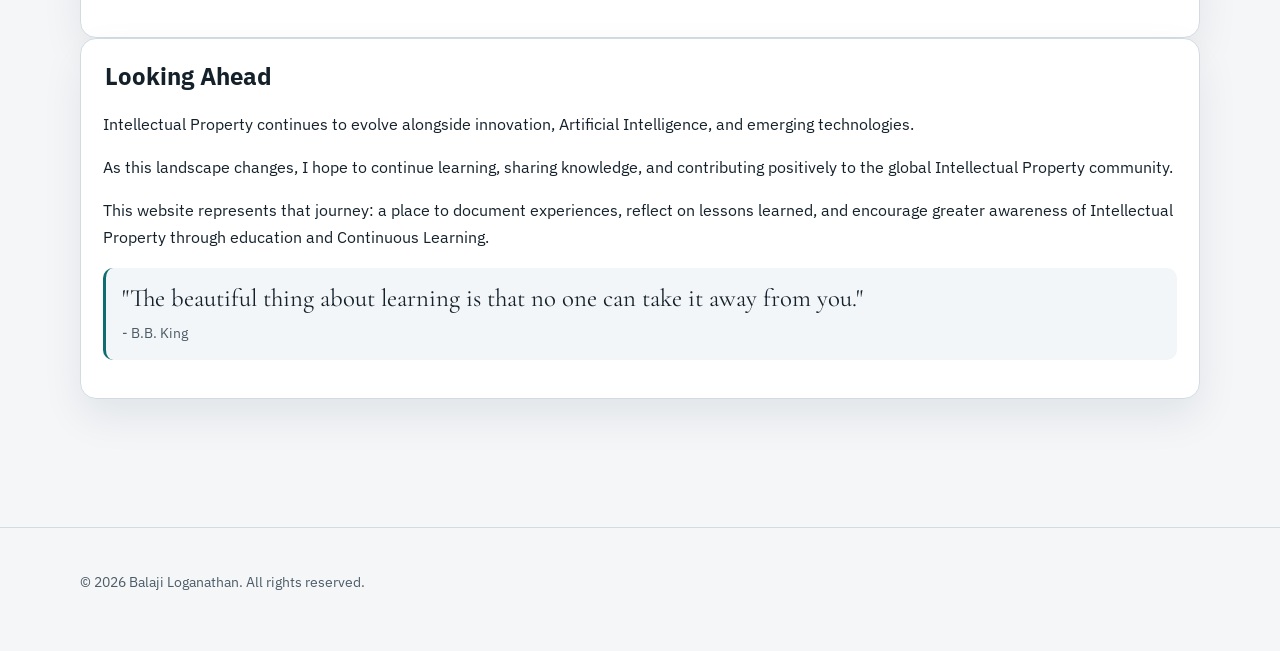
<file: experience.html>
<!doctype html>
<html lang="en">
  <head>
    <meta charset="UTF-8" />
    <meta name="viewport" content="width=device-width, initial-scale=1" />
    <title>Professional Journey | Balaji Loganathan</title>
    <meta
      name="description"
      content="A story-driven professional journey of Balaji Loganathan, reflecting Continuous Learning, international Intellectual Property exposure, and growth across trademark practice."
    />
    <meta name="robots" content="index, follow" />
    <link rel="preconnect" href="https://fonts.googleapis.com" />
    <link rel="preconnect" href="https://fonts.gstatic.com" crossorigin />
    <link
      href="https://fonts.googleapis.com/css2?family=Cormorant+Garamond:wght@500;600;700&family=IBM+Plex+Sans:wght@400;500;600;700&display=swap"
      rel="stylesheet"
    />
    <link rel="stylesheet" href="assets/css/styles.css?v=20260724b" />
  </head>
  <body class="page-experience">
    <header class="site-header">
      <div class="container header-inner">
        <a class="brand" href="index.html">IPBALA</a>
        <button class="nav-toggle" data-nav-toggle aria-label="Open navigation" aria-expanded="false">Menu</button>
        <nav class="nav-links" data-nav-menu aria-label="Primary">
          <a href="index.html">Home</a>
          <a href="about.html">About</a>
          <a class="active" href="experience.html">Professional Journey</a>
          <a href="events.html">Conferences &amp; Events</a>
          <a href="articles.html">Articles &amp; Insights</a>
          <a href="resources.html">Useful Links</a>
          <a href="contact.html">Contact</a>
          <button class="theme-toggle" type="button" data-theme-toggle>Dark Mode</button>
        </nav>
      </div>
    </header>

    <main class="section">
      <div class="container">
        <section class="experience-intro" aria-label="Professional Journey introduction">
          <h1 class="section-title reveal">Professional Journey</h1>
          <p class="section-intro reveal">
            Every stage of my career has contributed to my growth as an Intellectual Property Professional. Looking back, I see not
            just different roles, but meaningful experiences that have shaped my perspective, strengthened my expertise, and reinforced
            the importance of Continuous Learning.
          </p>
          <p class="section-intro reveal">
            From studying law to practising Intellectual Property across different organisations and jurisdictions, each chapter has
            broadened my understanding of innovation, brand protection, and the evolving role of Intellectual Property in today's
            global economy.
          </p>
          <p class="section-intro reveal">
            This journey continues today, driven by curiosity, Professional Development, and a genuine passion for learning.
          </p>
        </section>

        <section class="timeline reveal" aria-label="Professional timeline">
          <article class="timeline-item">
            <h3>⚖️ Building the Foundation</h3>
            <p class="meta">Chapter 1 | 2005 - 2015 | India</p>
            <p class="meta">A foundation shaped by legal study, specialised postgraduate learning, and early court practice.</p>
            <ul class="list-clean" aria-label="Chapter 1 milestones">
              <li>
                <strong>B.A., B.L. (Hons.)</strong><br />
                <span class="meta">School of Excellence, The Tamil Nadu Dr. Ambedkar Law University</span><br />
                <span class="meta">2005 - 2010</span>
              </li>
              <li>
                <strong>Post Graduate Diploma in Intellectual Property Laws</strong><br />
                <span class="meta">Completed in 2010</span>
              </li>
              <li>
                <strong>Practice at the Madras High Court</strong><br />
                <span class="meta">2010 - 2015</span>
              </li>
            </ul>
            <p>
              My professional journey began with studying law at the School of Excellence - The Tamil Nadu Dr. Ambedkar Law University,
              where I built a strong foundation in legal principles, analytical thinking, and problem-solving.
            </p>
            <p>
              Driven by a growing interest in Intellectual Property and the protection of innovation, I pursued a
              <strong>Post Graduate Diploma in Intellectual Property Laws</strong>, which I successfully completed in
              <strong>2010</strong>. This specialised programme broadened my understanding of trademarks, patents, copyrights, and
              other areas of Intellectual Property, complementing my legal education and strengthening my interest in this field.
            </p>
            <p>
              Alongside my academic journey, I gained practical legal experience through my practice at the Madras High Court. This
              early exposure to legal practice enhanced my analytical skills, attention to detail, and appreciation for the legal
              profession.
            </p>
            <p>
              Together, my legal education, specialised postgraduate studies in Intellectual Property, and practical legal
              experience laid the foundation for my future career as an Intellectual Property Professional.
            </p>
          </article>

          <div class="section-divider" aria-hidden="true"></div>

          <article class="timeline-item">
            <h3>🌏 A New Beginning</h3>
            <p class="meta">Chapter 2 | 2018 - 2020 | Singapore</p>
            <p class="meta">Trademark Secretary | Mirandah Asia, Singapore</p>
            <p>
              Relocating to Singapore marked a significant milestone in my professional journey, offering the opportunity to work
              in one of Asia's leading Intellectual Property environments. It was a new chapter that exposed me to international
              clients, diverse industries, and the complexities of protecting Intellectual Property across multiple jurisdictions.
            </p>
            <p>
              As a Trademark Secretary, I gained valuable experience supporting trademark prosecution, portfolio administration, and
              the coordination of filing and prosecution activities across different countries. Working closely with legal
              professionals, clients, and foreign associates strengthened my understanding of international trademark procedures and
              the importance of accuracy, organisation, and effective communication.
            </p>
            <p>
              This experience broadened my perspective on Intellectual Property practice and sparked a lasting interest in
              trademarks, global brand protection, and the strategic role Intellectual Property plays in supporting businesses and
              innovation worldwide. It also provided a strong foundation for the responsibilities I would take on in the years
              ahead.
            </p>
          </article>

          <div class="section-divider" aria-hidden="true"></div>

          <article class="timeline-item">
            <h3>📈 Growing Through Experience</h3>
            <p class="meta">Chapter 3 | 2020 - 2023 | Singapore</p>
            <p class="meta">Trademark Executive | Mirandah Asia, Singapore</p>
            <p>
              Stepping into the role of Trademark Executive marked an important stage in my professional development, allowing me to
              take on greater responsibilities and become more actively involved in managing Intellectual Property matters.
            </p>
            <p>
              During this period, I worked on a wide range of trademark matters, including prosecution, portfolio management,
              international filings, and supporting brand protection strategies across multiple jurisdictions. Each matter presented
              unique challenges that enhanced my technical knowledge, strengthened my analytical and problem-solving abilities, and
              deepened my appreciation for the commercial value of Intellectual Property.
            </p>
            <p>
              Working with clients from diverse industries further broadened my understanding of how trademarks contribute to
              business growth, innovation, and long-term brand value. This phase of my career reinforced the importance of
              continuous learning, adaptability, and attention to detail, while preparing me for leadership opportunities and more
              complex responsibilities in the field of Intellectual Property.
            </p>
          </article>

          <div class="section-divider" aria-hidden="true"></div>

          <article class="timeline-item">
            <h3>🤝 Broadening My Perspective</h3>
            <p class="meta">Chapter 4 | 2023 - January 2026 | Singapore</p>
            <p class="meta">IP Manager | Biro Oktroi Roosseno, Singapore</p>
            <p>
              Joining Biro Oktroi Roosseno marked an exciting new chapter in my professional journey, providing the opportunity to
              broaden my exposure to regional and international Intellectual Property practice. Working within a firm with a strong
              presence across Asia enabled me to gain a deeper appreciation of the diverse legal frameworks, business environments,
              and cultural perspectives that shape Intellectual Property protection across different jurisdictions.
            </p>
            <p>
              As an IP Manager, I became involved in a wider range of Intellectual Property matters, supporting trademark portfolio
              management, international filings, and cross-border collaboration with clients, colleagues, and foreign associates.
              These experiences strengthened my ability to manage complex matters, coordinate across multiple jurisdictions, and
              deliver practical solutions while maintaining accuracy and attention to detail.
            </p>
            <p>
              This stage of my career reinforced the importance of collaboration, knowledge sharing, and continuous learning. It
              also broadened my understanding of how Intellectual Property contributes to business strategy, innovation, and the
              protection of valuable brand assets in an increasingly interconnected global marketplace. The experience prepared me
              for greater leadership responsibilities and a broader international perspective.
            </p>
          </article>

          <div class="section-divider" aria-hidden="true"></div>

          <article class="timeline-item">
            <h3>🌍 Continuing the Journey</h3>
            <p class="meta">Chapter 5 | January 2026 - Present | Singapore</p>
            <p class="meta">Senior Manager - Global IP | Biro Oktroi Roosseno, Singapore</p>
            <p>
              Today, I continue to build upon the experiences gained throughout my professional journey while supporting
              international trademark practice and collaborating with clients, colleagues, and professionals across multiple
              jurisdictions. Every new matter presents an opportunity to deepen my understanding of Intellectual Property,
              strengthen professional relationships, and contribute to the protection of brands in an evolving global environment.
            </p>
            <p>
              In addition to my professional responsibilities, I remain committed to continuous learning and professional
              development. Participating in international conferences, engaging with professional organisations, exploring
              emerging technologies, and exchanging knowledge with practitioners from around the world have become integral parts
              of my career. These experiences allow me to stay informed about developments in Intellectual Property and broaden my
              perspective on the challenges and opportunities facing the profession.
            </p>
            <p>
              As the Intellectual Property landscape continues to evolve alongside technological advancement and global
              innovation, I believe that learning is a lifelong journey. I look forward to continuing to grow professionally,
              sharing knowledge with others, and contributing to the advancement of the Intellectual Property community while
              embracing new opportunities for collaboration and innovation.
            </p>
          </article>
        </section>

        <article class="card reveal">
          <h2 class="section-heading">Lessons Along the Way</h2>
          <p>
            Rather than measuring success by job titles alone, I believe professional growth is defined by the willingness to
            learn, adapt, and continuously improve.
          </p>
          <p>
            Each role has strengthened not only my technical knowledge but also my appreciation for collaboration, integrity, and
            lifelong learning.
          </p>
          <p>
            The journey continues with the same curiosity that inspired me to enter the legal profession many years ago.
          </p>
        </article>

        <article class="card reveal">
          <h2 class="section-heading">Looking Ahead</h2>
          <p>
            Intellectual Property continues to evolve alongside innovation, Artificial Intelligence, and emerging technologies.
          </p>
          <p>
            As this landscape changes, I hope to continue learning, sharing knowledge, and contributing positively to the global
            Intellectual Property community.
          </p>
          <p>
            This website represents that journey: a place to document experiences, reflect on lessons learned, and encourage greater
            awareness of Intellectual Property through education and Continuous Learning.
          </p>
          <blockquote class="quote-block">
            <p>"The beautiful thing about learning is that no one can take it away from you."</p>
            <cite>- B.B. King</cite>
          </blockquote>
        </article>
      </div>
    </main>

    <footer class="footer">
      <div class="container">
        <p>© 2026 Balaji Loganathan. All rights reserved.</p>
      </div>
    </footer>

    <script src="assets/js/main.js?v=20260724b"></script>
  </body>
</html>
</file>
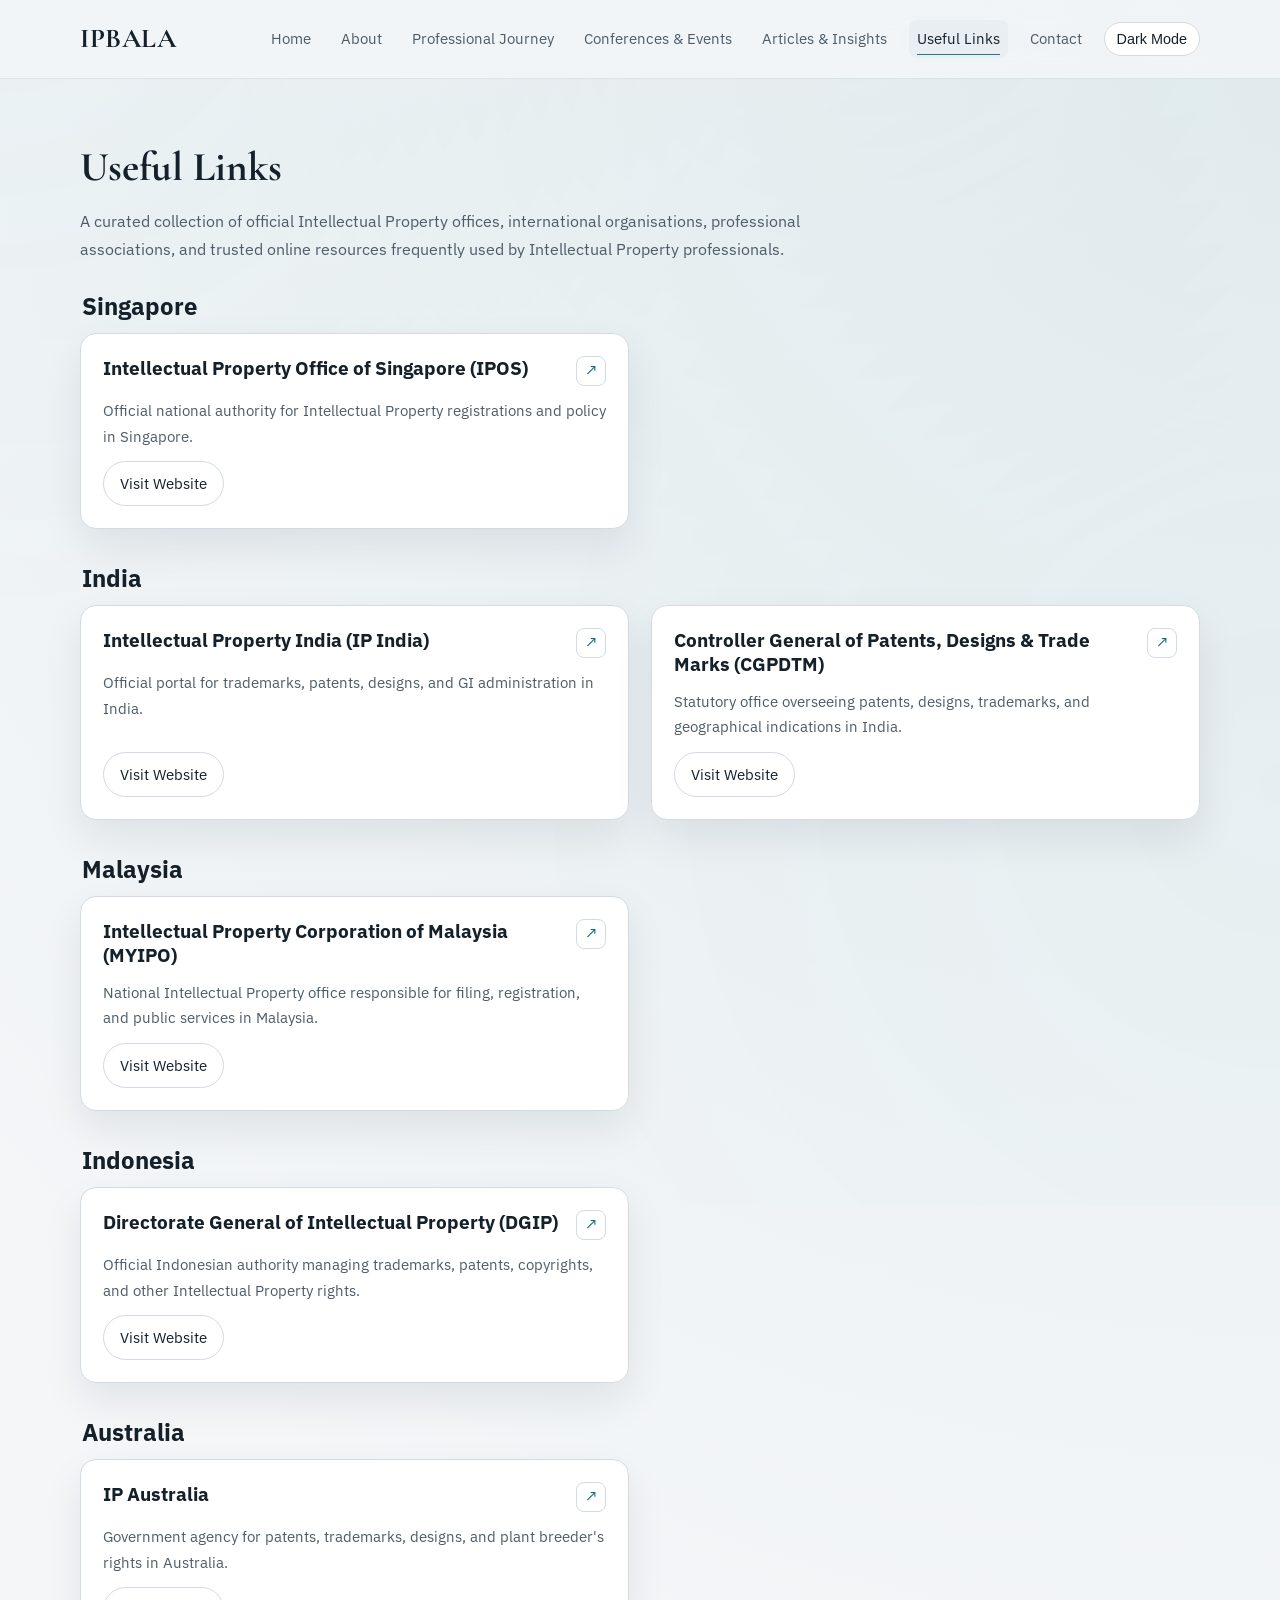
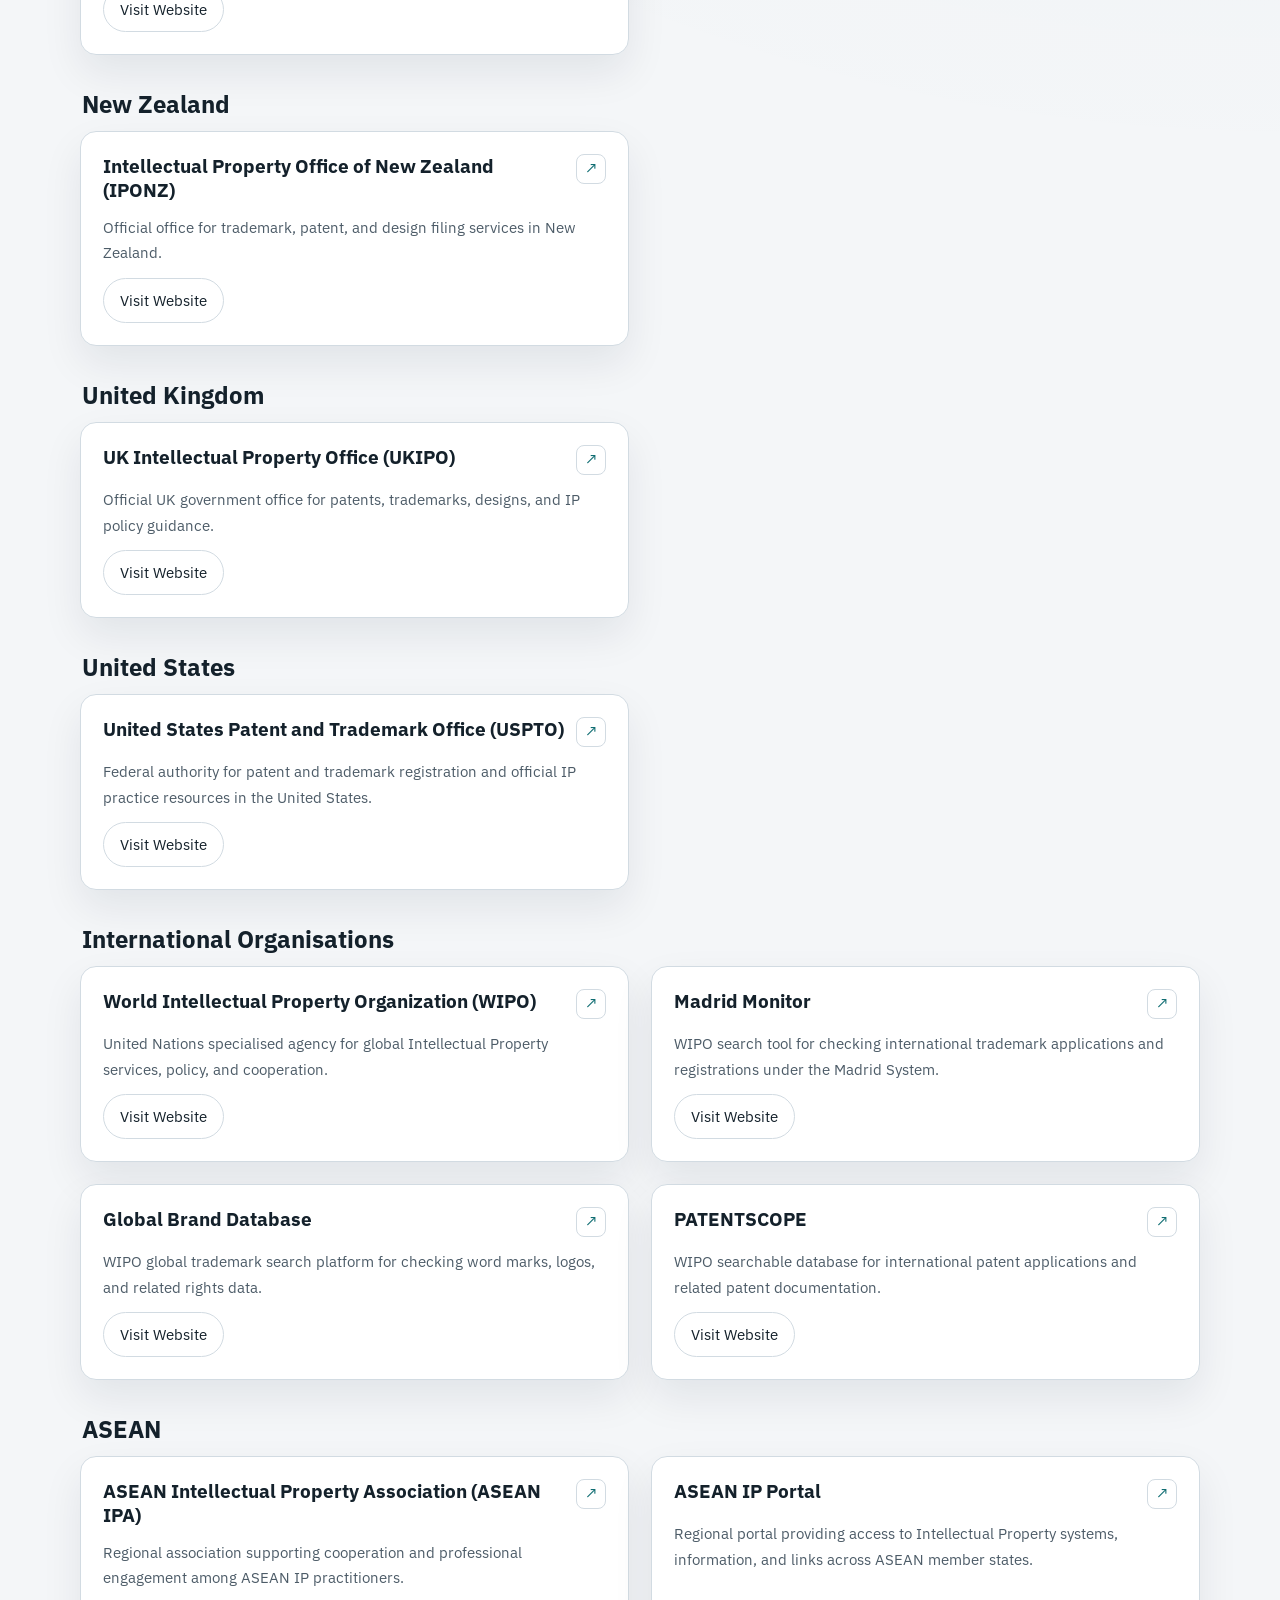
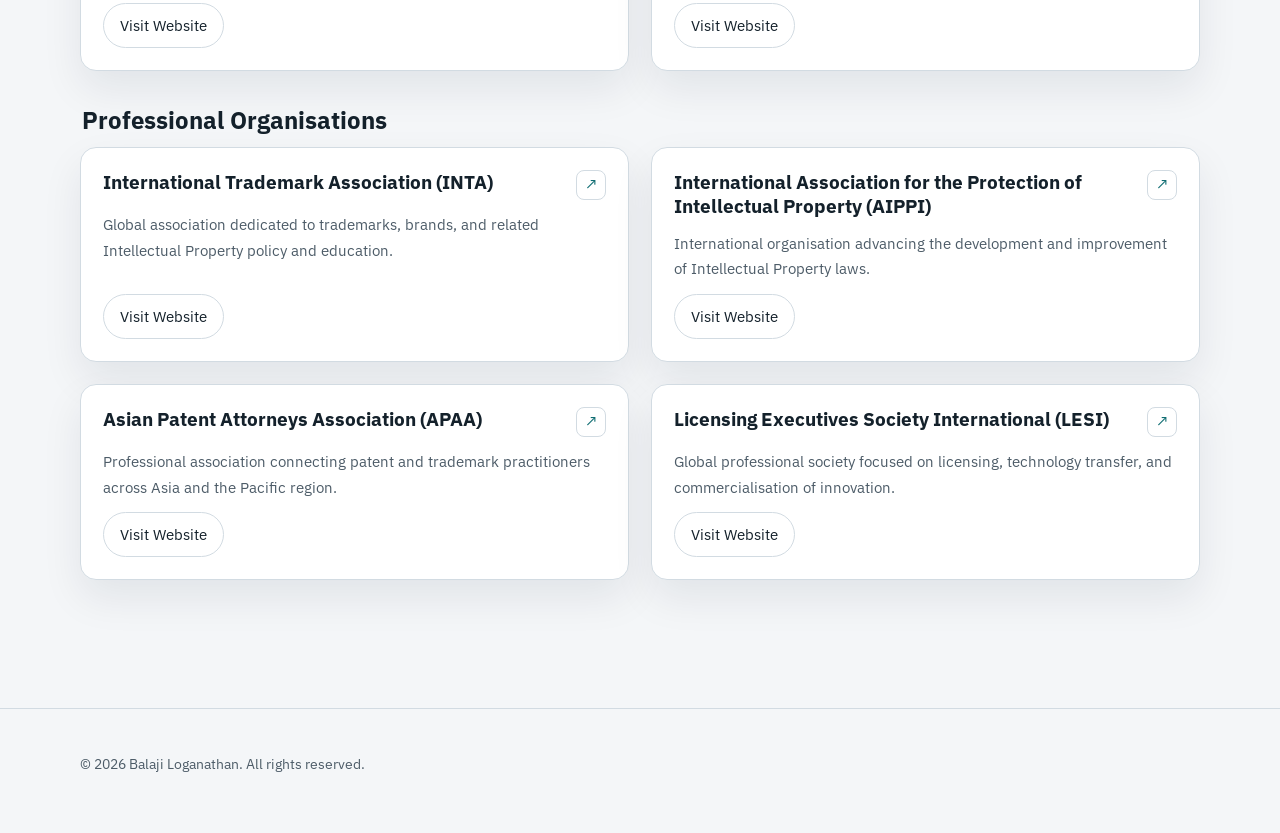
<file: resources.html>
<!doctype html>
<html lang="en">
  <head>
    <meta charset="UTF-8" />
    <meta name="viewport" content="width=device-width, initial-scale=1" />
    <title>Useful Links | Balaji Loganathan</title>
    <meta
      name="description"
      content="A curated collection of official Intellectual Property offices, international organisations, professional associations, and trusted online resources frequently used by Intellectual Property professionals."
    />
    <meta name="robots" content="index, follow" />
    <link rel="preconnect" href="https://fonts.googleapis.com" />
    <link rel="preconnect" href="https://fonts.gstatic.com" crossorigin />
    <link
      href="https://fonts.googleapis.com/css2?family=Cormorant+Garamond:wght@500;600;700&family=IBM+Plex+Sans:wght@400;500;600;700&display=swap"
      rel="stylesheet"
    />
    <link rel="stylesheet" href="assets/css/styles.css" />
  </head>
  <body>
    <header class="site-header">
      <div class="container header-inner">
        <a class="brand" href="index.html">IPBALA</a>
        <button class="nav-toggle" data-nav-toggle aria-label="Open navigation" aria-expanded="false">Menu</button>
        <nav class="nav-links" data-nav-menu aria-label="Primary">
          <a href="index.html">Home</a>
          <a href="about.html">About</a>
          <a href="experience.html">Professional Journey</a>
          <a href="events.html">Conferences &amp; Events</a>
          <a href="articles.html">Articles &amp; Insights</a>
          <a class="active" href="resources.html">Useful Links</a>
          <a href="contact.html">Contact</a>
          <button class="theme-toggle" type="button" data-theme-toggle>Dark Mode</button>
        </nav>
      </div>
    </header>

    <main class="section">
      <div class="container">
        <h1 class="section-title reveal">Useful Links</h1>
        <p class="section-intro reveal">
          A curated collection of official Intellectual Property offices, international organisations, professional associations, and trusted online resources frequently used by Intellectual Property professionals.
        </p>

        <section class="useful-links-section reveal" aria-labelledby="links-singapore">
          <h2 class="section-heading" id="links-singapore">Singapore</h2>
          <div class="grid-2 useful-links-grid">
            <article class="card resource-card useful-link-card">
              <div class="useful-link-header">
                <h3>Intellectual Property Office of Singapore (IPOS)</h3>
                <a class="external-link-icon" href="https://www.ipos.gov.sg" target="_blank" rel="noopener noreferrer" aria-label="Open Intellectual Property Office of Singapore website in a new tab">&#8599;</a>
              </div>
              <p>Official national authority for Intellectual Property registrations and policy in Singapore.</p>
              <a class="pill-link" href="https://www.ipos.gov.sg" target="_blank" rel="noopener noreferrer">Visit Website</a>
            </article>
          </div>
        </section>

        <section class="useful-links-section reveal" aria-labelledby="links-india">
          <h2 class="section-heading" id="links-india">India</h2>
          <div class="grid-2 useful-links-grid">
            <article class="card resource-card useful-link-card">
              <div class="useful-link-header">
                <h3>Intellectual Property India (IP India)</h3>
                <a class="external-link-icon" href="https://www.ipindia.gov.in" target="_blank" rel="noopener noreferrer" aria-label="Open Intellectual Property India website in a new tab">&#8599;</a>
              </div>
              <p>Official portal for trademarks, patents, designs, and GI administration in India.</p>
              <a class="pill-link" href="https://www.ipindia.gov.in" target="_blank" rel="noopener noreferrer">Visit Website</a>
            </article>
            <article class="card resource-card useful-link-card">
              <div class="useful-link-header">
                <h3>Controller General of Patents, Designs &amp; Trade Marks (CGPDTM)</h3>
                <a class="external-link-icon" href="https://dpiit.gov.in/about-us/attached-officeautonomous-bodies/controller-general-patents-designs-and-trade-marks-cgpdtm" target="_blank" rel="noopener noreferrer" aria-label="Open CGPDTM website in a new tab">&#8599;</a>
              </div>
              <p>Statutory office overseeing patents, designs, trademarks, and geographical indications in India.</p>
              <a class="pill-link" href="https://dpiit.gov.in/about-us/attached-officeautonomous-bodies/controller-general-patents-designs-and-trade-marks-cgpdtm" target="_blank" rel="noopener noreferrer">Visit Website</a>
            </article>
          </div>
        </section>

        <section class="useful-links-section reveal" aria-labelledby="links-malaysia">
          <h2 class="section-heading" id="links-malaysia">Malaysia</h2>
          <div class="grid-2 useful-links-grid">
            <article class="card resource-card useful-link-card">
              <div class="useful-link-header">
                <h3>Intellectual Property Corporation of Malaysia (MYIPO)</h3>
                <a class="external-link-icon" href="https://www.myipo.gov.my" target="_blank" rel="noopener noreferrer" aria-label="Open MYIPO website in a new tab">&#8599;</a>
              </div>
              <p>National Intellectual Property office responsible for filing, registration, and public services in Malaysia.</p>
              <a class="pill-link" href="https://www.myipo.gov.my" target="_blank" rel="noopener noreferrer">Visit Website</a>
            </article>
          </div>
        </section>

        <section class="useful-links-section reveal" aria-labelledby="links-indonesia">
          <h2 class="section-heading" id="links-indonesia">Indonesia</h2>
          <div class="grid-2 useful-links-grid">
            <article class="card resource-card useful-link-card">
              <div class="useful-link-header">
                <h3>Directorate General of Intellectual Property (DGIP)</h3>
                <a class="external-link-icon" href="https://www.dgip.go.id" target="_blank" rel="noopener noreferrer" aria-label="Open DGIP website in a new tab">&#8599;</a>
              </div>
              <p>Official Indonesian authority managing trademarks, patents, copyrights, and other Intellectual Property rights.</p>
              <a class="pill-link" href="https://www.dgip.go.id" target="_blank" rel="noopener noreferrer">Visit Website</a>
            </article>
          </div>
        </section>

        <section class="useful-links-section reveal" aria-labelledby="links-australia">
          <h2 class="section-heading" id="links-australia">Australia</h2>
          <div class="grid-2 useful-links-grid">
            <article class="card resource-card useful-link-card">
              <div class="useful-link-header">
                <h3>IP Australia</h3>
                <a class="external-link-icon" href="https://www.ipaustralia.gov.au" target="_blank" rel="noopener noreferrer" aria-label="Open IP Australia website in a new tab">&#8599;</a>
              </div>
              <p>Government agency for patents, trademarks, designs, and plant breeder's rights in Australia.</p>
              <a class="pill-link" href="https://www.ipaustralia.gov.au" target="_blank" rel="noopener noreferrer">Visit Website</a>
            </article>
          </div>
        </section>

        <section class="useful-links-section reveal" aria-labelledby="links-newzealand">
          <h2 class="section-heading" id="links-newzealand">New Zealand</h2>
          <div class="grid-2 useful-links-grid">
            <article class="card resource-card useful-link-card">
              <div class="useful-link-header">
                <h3>Intellectual Property Office of New Zealand (IPONZ)</h3>
                <a class="external-link-icon" href="https://www.iponz.govt.nz" target="_blank" rel="noopener noreferrer" aria-label="Open IPONZ website in a new tab">&#8599;</a>
              </div>
              <p>Official office for trademark, patent, and design filing services in New Zealand.</p>
              <a class="pill-link" href="https://www.iponz.govt.nz" target="_blank" rel="noopener noreferrer">Visit Website</a>
            </article>
          </div>
        </section>

        <section class="useful-links-section reveal" aria-labelledby="links-uk">
          <h2 class="section-heading" id="links-uk">United Kingdom</h2>
          <div class="grid-2 useful-links-grid">
            <article class="card resource-card useful-link-card">
              <div class="useful-link-header">
                <h3>UK Intellectual Property Office (UKIPO)</h3>
                <a class="external-link-icon" href="https://www.gov.uk/government/organisations/intellectual-property-office" target="_blank" rel="noopener noreferrer" aria-label="Open UKIPO website in a new tab">&#8599;</a>
              </div>
              <p>Official UK government office for patents, trademarks, designs, and IP policy guidance.</p>
              <a class="pill-link" href="https://www.gov.uk/government/organisations/intellectual-property-office" target="_blank" rel="noopener noreferrer">Visit Website</a>
            </article>
          </div>
        </section>

        <section class="useful-links-section reveal" aria-labelledby="links-us">
          <h2 class="section-heading" id="links-us">United States</h2>
          <div class="grid-2 useful-links-grid">
            <article class="card resource-card useful-link-card">
              <div class="useful-link-header">
                <h3>United States Patent and Trademark Office (USPTO)</h3>
                <a class="external-link-icon" href="https://www.uspto.gov" target="_blank" rel="noopener noreferrer" aria-label="Open USPTO website in a new tab">&#8599;</a>
              </div>
              <p>Federal authority for patent and trademark registration and official IP practice resources in the United States.</p>
              <a class="pill-link" href="https://www.uspto.gov" target="_blank" rel="noopener noreferrer">Visit Website</a>
            </article>
          </div>
        </section>

        <section class="useful-links-section reveal" aria-labelledby="links-international">
          <h2 class="section-heading" id="links-international">International Organisations</h2>
          <div class="grid-2 useful-links-grid">
            <article class="card resource-card useful-link-card">
              <div class="useful-link-header">
                <h3>World Intellectual Property Organization (WIPO)</h3>
                <a class="external-link-icon" href="https://www.wipo.int" target="_blank" rel="noopener noreferrer" aria-label="Open WIPO website in a new tab">&#8599;</a>
              </div>
              <p>United Nations specialised agency for global Intellectual Property services, policy, and cooperation.</p>
              <a class="pill-link" href="https://www.wipo.int" target="_blank" rel="noopener noreferrer">Visit Website</a>
            </article>
            <article class="card resource-card useful-link-card">
              <div class="useful-link-header">
                <h3>Madrid Monitor</h3>
                <a class="external-link-icon" href="https://www3.wipo.int/madrid/monitor/en/" target="_blank" rel="noopener noreferrer" aria-label="Open Madrid Monitor website in a new tab">&#8599;</a>
              </div>
              <p>WIPO search tool for checking international trademark applications and registrations under the Madrid System.</p>
              <a class="pill-link" href="https://www3.wipo.int/madrid/monitor/en/" target="_blank" rel="noopener noreferrer">Visit Website</a>
            </article>
            <article class="card resource-card useful-link-card">
              <div class="useful-link-header">
                <h3>Global Brand Database</h3>
                <a class="external-link-icon" href="https://branddb.wipo.int" target="_blank" rel="noopener noreferrer" aria-label="Open Global Brand Database website in a new tab">&#8599;</a>
              </div>
              <p>WIPO global trademark search platform for checking word marks, logos, and related rights data.</p>
              <a class="pill-link" href="https://branddb.wipo.int" target="_blank" rel="noopener noreferrer">Visit Website</a>
            </article>
            <article class="card resource-card useful-link-card">
              <div class="useful-link-header">
                <h3>PATENTSCOPE</h3>
                <a class="external-link-icon" href="https://patentscope.wipo.int" target="_blank" rel="noopener noreferrer" aria-label="Open PATENTSCOPE website in a new tab">&#8599;</a>
              </div>
              <p>WIPO searchable database for international patent applications and related patent documentation.</p>
              <a class="pill-link" href="https://patentscope.wipo.int" target="_blank" rel="noopener noreferrer">Visit Website</a>
            </article>
          </div>
        </section>

        <section class="useful-links-section reveal" aria-labelledby="links-asean">
          <h2 class="section-heading" id="links-asean">ASEAN</h2>
          <div class="grid-2 useful-links-grid">
            <article class="card resource-card useful-link-card">
              <div class="useful-link-header">
                <h3>ASEAN Intellectual Property Association (ASEAN IPA)</h3>
                <a class="external-link-icon" href="https://www.aseanipa.org" target="_blank" rel="noopener noreferrer" aria-label="Open ASEAN IPA website in a new tab">&#8599;</a>
              </div>
              <p>Regional association supporting cooperation and professional engagement among ASEAN IP practitioners.</p>
              <a class="pill-link" href="https://www.aseanipa.org" target="_blank" rel="noopener noreferrer">Visit Website</a>
            </article>
            <article class="card resource-card useful-link-card">
              <div class="useful-link-header">
                <h3>ASEAN IP Portal</h3>
                <a class="external-link-icon" href="https://www.aseanip.org" target="_blank" rel="noopener noreferrer" aria-label="Open ASEAN IP Portal website in a new tab">&#8599;</a>
              </div>
              <p>Regional portal providing access to Intellectual Property systems, information, and links across ASEAN member states.</p>
              <a class="pill-link" href="https://www.aseanip.org" target="_blank" rel="noopener noreferrer">Visit Website</a>
            </article>
          </div>
        </section>

        <section class="useful-links-section reveal" aria-labelledby="links-professional">
          <h2 class="section-heading" id="links-professional">Professional Organisations</h2>
          <div class="grid-2 useful-links-grid">
            <article class="card resource-card useful-link-card">
              <div class="useful-link-header">
                <h3>International Trademark Association (INTA)</h3>
                <a class="external-link-icon" href="https://www.inta.org" target="_blank" rel="noopener noreferrer" aria-label="Open INTA website in a new tab">&#8599;</a>
              </div>
              <p>Global association dedicated to trademarks, brands, and related Intellectual Property policy and education.</p>
              <a class="pill-link" href="https://www.inta.org" target="_blank" rel="noopener noreferrer">Visit Website</a>
            </article>
            <article class="card resource-card useful-link-card">
              <div class="useful-link-header">
                <h3>International Association for the Protection of Intellectual Property (AIPPI)</h3>
                <a class="external-link-icon" href="https://www.aippi.org" target="_blank" rel="noopener noreferrer" aria-label="Open AIPPI website in a new tab">&#8599;</a>
              </div>
              <p>International organisation advancing the development and improvement of Intellectual Property laws.</p>
              <a class="pill-link" href="https://www.aippi.org" target="_blank" rel="noopener noreferrer">Visit Website</a>
            </article>
            <article class="card resource-card useful-link-card">
              <div class="useful-link-header">
                <h3>Asian Patent Attorneys Association (APAA)</h3>
                <a class="external-link-icon" href="https://www.apaaonline.org" target="_blank" rel="noopener noreferrer" aria-label="Open APAA website in a new tab">&#8599;</a>
              </div>
              <p>Professional association connecting patent and trademark practitioners across Asia and the Pacific region.</p>
              <a class="pill-link" href="https://www.apaaonline.org" target="_blank" rel="noopener noreferrer">Visit Website</a>
            </article>
            <article class="card resource-card useful-link-card">
              <div class="useful-link-header">
                <h3>Licensing Executives Society International (LESI)</h3>
                <a class="external-link-icon" href="https://www.lesi.org" target="_blank" rel="noopener noreferrer" aria-label="Open LESI website in a new tab">&#8599;</a>
              </div>
              <p>Global professional society focused on licensing, technology transfer, and commercialisation of innovation.</p>
              <a class="pill-link" href="https://www.lesi.org" target="_blank" rel="noopener noreferrer">Visit Website</a>
            </article>
          </div>
        </section>
      </div>
    </main>

    <footer class="footer">
      <div class="container">
        <p>© 2026 Balaji Loganathan. All rights reserved.</p>
      </div>
    </footer>

    <script src="assets/js/main.js"></script>
  </body>
</html>
</file>
<file: assets/css/styles.css>
:root {
  --bg: #f4f6f8;
  --surface: #ffffff;
  --surface-alt: #e9eef2;
  --text: #14212b;
  --text-soft: #4d5c68;
  --accent: #0f6d72;
  --accent-strong: #0a5256;
  --line: #d2dbe2;
  --shadow: 0 18px 40px rgba(8, 30, 52, 0.08);
  --radius: 16px;
  --motion-ease: cubic-bezier(0.22, 1, 0.36, 1);
  --motion-fast: 220ms;
  --motion-medium: 320ms;
  --motion-slow: 760ms;
}

[data-theme="dark"] {
  --bg: #0f141a;
  --surface: #1a232d;
  --surface-alt: #222f3a;
  --text: #e7eef5;
  --text-soft: #b2c1cd;
  --accent: #58c3c9;
  --accent-strong: #7ed7dc;
  --line: #324251;
  --shadow: 0 22px 44px rgba(0, 0, 0, 0.32);
}

* {
  box-sizing: border-box;
}

html {
  scroll-behavior: smooth;
}

body {
  position: relative;
  margin: 0;
  font-family: "IBM Plex Sans", "Segoe UI", sans-serif;
  background: radial-gradient(circle at top right, rgba(15, 109, 114, 0.08), transparent 42%), var(--bg);
  color: var(--text);
  line-height: 1.7;
  transition: opacity 260ms var(--motion-ease);
}

body::before {
  content: "";
  position: fixed;
  inset: -30% -20%;
  z-index: -1;
  pointer-events: none;
  opacity: 0.3;
  background:
    radial-gradient(circle at 16% 14%, rgba(88, 195, 201, 0.12), transparent 38%),
    radial-gradient(circle at 84% 72%, rgba(88, 195, 201, 0.08), transparent 46%),
    radial-gradient(circle at 62% 16%, rgba(126, 215, 220, 0.08), transparent 38%);
  transform: translate3d(0, 0, 0) scale(1.05);
  animation: ambientGradient 32s ease-in-out infinite alternate;
}

body.is-page-entering {
  opacity: 0;
}

body.is-page-exiting {
  opacity: 0;
}

a {
  color: inherit;
  text-decoration: none;
}

img {
  max-width: 100%;
  display: block;
}

.container {
  width: min(1120px, 92vw);
  margin: 0 auto;
}

.site-header {
  position: sticky;
  top: 0;
  z-index: 100;
  backdrop-filter: blur(12px);
  background: color-mix(in srgb, var(--bg) 85%, transparent);
  border-bottom: 1px solid color-mix(in srgb, var(--line) 70%, transparent);
}

.header-inner {
  display: flex;
  align-items: center;
  justify-content: space-between;
  gap: 20px;
  padding: 16px 0;
}

.brand {
  font-family: "Cormorant Garamond", Georgia, serif;
  font-size: 1.7rem;
  font-weight: 700;
  letter-spacing: 0.02em;
}

.nav-toggle {
  display: none;
  border: 1px solid var(--line);
  border-radius: 10px;
  padding: 8px 10px;
  background: transparent;
  color: var(--text);
}

.nav-links {
  display: flex;
  flex-wrap: wrap;
  align-items: center;
  gap: 14px;
}

.nav-links a {
  position: relative;
  font-size: 0.95rem;
  color: var(--text-soft);
  padding: 6px 8px;
  border-radius: 8px;
  transition: color var(--motion-fast) ease, background var(--motion-fast) ease;
}

.nav-links a::after {
  content: "";
  position: absolute;
  left: 8px;
  right: 8px;
  bottom: 3px;
  height: 1px;
  background: color-mix(in srgb, var(--accent) 90%, transparent);
  transform: scaleX(0);
  transform-origin: left center;
  transition: transform var(--motion-medium) var(--motion-ease);
}

.nav-links a.active,
.nav-links a:hover,
.nav-links a:focus-visible {
  color: var(--text);
  background: var(--surface-alt);
}

.nav-links a.active::after,
.nav-links a:hover::after,
.nav-links a:focus-visible::after {
  transform: scaleX(1);
}

.theme-toggle {
  border: 1px solid var(--line);
  background: var(--surface);
  color: var(--text);
  border-radius: 99px;
  padding: 8px 12px;
  font-size: 0.9rem;
  cursor: pointer;
  transition:
    transform var(--motion-fast) ease,
    box-shadow var(--motion-fast) ease,
    background var(--motion-fast) ease,
    border-color var(--motion-fast) ease;
}

.theme-toggle:hover,
.theme-toggle:focus-visible {
  transform: translateY(-2px) scale(1.02);
  border-color: var(--accent);
  box-shadow: 0 10px 20px rgba(8, 30, 52, 0.14);
  background: color-mix(in srgb, var(--surface-alt) 45%, var(--surface) 55%);
}

.hero {
  padding: 80px 0 52px;
}

.hero-grid {
  display: grid;
  grid-template-columns: 272px 1fr;
  gap: 40px;
  align-items: flex-start;
}

.headshot {
  margin: 0;
  padding-top: 0;
  width: 272px;
  align-self: flex-start;
  border-radius: 24px;
  border: 1px solid var(--line);
  box-shadow: var(--shadow);
  overflow: hidden;
  background: var(--surface);
  transition:
    transform 250ms var(--motion-ease),
    box-shadow 250ms var(--motion-ease),
    border-color 250ms ease;
}

.headshot:hover,
.headshot:focus-within {
  transform: translateY(-4px);
  border-color: color-mix(in srgb, var(--accent) 22%, var(--line) 78%);
  box-shadow: 0 22px 44px rgba(8, 30, 52, 0.14);
}

.headshot img {
  width: 100%;
  height: 350px;
  object-fit: cover;
  object-position: center top;
  image-rendering: auto;
}

.profile-placeholder {
  aspect-ratio: 4 / 5;
  display: grid;
  place-items: center;
  background:
    radial-gradient(circle at 30% 20%, rgba(255, 255, 255, 0.28), transparent 32%),
    linear-gradient(145deg, var(--accent), color-mix(in srgb, var(--accent-strong) 72%, #08131c));
}

.profile-placeholder span {
  font-family: "Cormorant Garamond", Georgia, serif;
  font-size: clamp(4rem, 10vw, 6rem);
  font-weight: 700;
  letter-spacing: 0.08em;
  color: rgba(255, 255, 255, 0.94);
}

.kicker {
  color: var(--accent);
  text-transform: uppercase;
  letter-spacing: 0.11em;
  font-size: 0.75rem;
  font-weight: 600;
}

.intro {
  align-self: flex-start;
}

.intro-heading-group {
  position: relative;
  margin-top: 0;
  padding-top: 0;
}

.intro .intro-heading-group .kicker {
  position: absolute;
  inset-inline-start: 0;
  inset-block-end: calc(100% + 8px);
  margin: 0;
}

h1,
h2,
h3 {
  line-height: 1.2;
  margin-top: 0;
}

h1 {
  font-family: "Cormorant Garamond", Georgia, serif;
  font-size: clamp(2.2rem, 4.5vw, 3.8rem);
  margin-bottom: 12px;
}

.tagline {
  font-size: clamp(1rem, 2.2vw, 1.2rem);
  color: var(--text-soft);
  margin-bottom: 22px;
}

.intro p {
  margin: 0 0 16px;
}

.social-row {
  display: flex;
  flex-wrap: wrap;
  gap: 12px;
  margin-top: 22px;
}

.pill-link {
  border: 1px solid var(--line);
  border-radius: 999px;
  padding: 9px 16px;
  font-size: 0.92rem;
  transition:
    transform 250ms var(--motion-ease),
    border-color 250ms ease,
    box-shadow 250ms ease,
    background 200ms ease;
}

.pill-link:hover,
.pill-link:focus-visible {
  transform: translateY(-4px) scale(1.02);
  border-color: var(--accent);
  box-shadow: 0 14px 24px rgba(8, 30, 52, 0.16);
  background: color-mix(in srgb, var(--surface-alt) 40%, transparent);
}

.status-pill {
  display: inline-flex;
  align-items: center;
  width: fit-content;
  border: 1px solid var(--line);
  border-radius: 999px;
  padding: 9px 16px;
  font-size: 0.92rem;
  color: var(--text-soft);
  background: var(--surface-alt);
}

.section {
  padding: 64px 0;
}

.section-title {
  font-family: "Cormorant Garamond", Georgia, serif;
  font-size: clamp(1.9rem, 3.2vw, 2.6rem);
  margin-bottom: 14px;
}

.section-intro {
  color: var(--text-soft);
  max-width: 760px;
  margin-bottom: 28px;
}

.page-experience .experience-intro {
  max-width: 960px;
  margin: 0 auto 56px;
}

.page-experience .experience-intro .section-title {
  margin-bottom: 24px;
}

.page-experience .experience-intro .section-intro {
  max-width: none;
  margin-bottom: 22px;
}

.page-experience .experience-intro .section-intro:last-child {
  margin-bottom: 0;
}

.page-events .events-intro {
  max-width: 960px;
  margin: 0 auto 60px;
}

.page-events .events-intro .section-title {
  margin-bottom: 24px;
}

.page-events .events-intro .section-intro {
  max-width: none;
  margin-bottom: 22px;
}

.page-events .events-intro .section-intro:last-child {
  margin-bottom: 0;
}

.grid-2 {
  display: grid;
  grid-template-columns: repeat(2, minmax(0, 1fr));
  gap: 22px;
}

.grid-3 {
  display: grid;
  grid-template-columns: repeat(3, minmax(0, 1fr));
  gap: 22px;
}

.card {
  background: var(--surface);
  border: 1px solid var(--line);
  border-radius: var(--radius);
  padding: 22px;
  box-shadow: var(--shadow);
}

.quote-block.reveal {
  transition: opacity var(--motion-slow) var(--motion-ease), transform var(--motion-slow) var(--motion-ease);
}

.quote-block cite {
  opacity: 0;
  transform: translateY(6px);
  transition: opacity var(--motion-medium) ease, transform var(--motion-medium) var(--motion-ease);
}

.quote-block.reveal.is-visible cite {
  opacity: 1;
  transform: translateY(0);
  transition-delay: 160ms;
}

.card h3 {
  margin-bottom: 8px;
}

.about-flow > .card {
  margin-bottom: 4px;
}

.about-flow > .card p {
  max-width: 70ch;
}

.about-flow > .learning-approach-card p,
.about-flow > .website-purpose p {
  max-width: none;
}

.about-flow > .professional-journey-card p {
  max-width: none;
}

.section-heading {
  line-height: 1.25;
  padding-left: 2px;
}

.section-divider {
  height: 1px;
  background: linear-gradient(90deg, transparent 0%, var(--line) 18%, var(--line) 82%, transparent 100%);
  margin: 6px 0 8px;
}

.quote-block {
  margin: 0 0 16px;
  padding: 14px 16px;
  border-left: 3px solid var(--accent);
  border-radius: 10px;
  background: color-mix(in srgb, var(--surface-alt) 55%, transparent);
}

.quote-block p {
  margin: 0;
  font-family: "Cormorant Garamond", Georgia, serif;
  font-size: clamp(1.25rem, 2.1vw, 1.55rem);
  line-height: 1.35;
}

.quote-block cite {
  display: block;
  margin-top: 6px;
  color: var(--text-soft);
  font-size: 0.9rem;
  font-style: normal;
}

.featured-quote {
  margin: 6px 0 14px;
  padding: 10px 14px;
  border: 1px solid var(--line);
  border-radius: 12px;
  background: color-mix(in srgb, var(--surface-alt) 50%, transparent);
  color: var(--text-soft);
  font-style: italic;
}

.value-card,
.explore-card {
  min-height: 96px;
  display: flex;
  align-items: center;
  justify-content: center;
  text-align: center;
  transition: transform 0.24s ease, border-color 0.24s ease;
}

.value-card:hover,
.value-card:focus-within,
.explore-card:hover,
.explore-card:focus-within {
  transform: translateY(-3px);
  border-color: var(--accent);
}

.value-card p,
.explore-card p {
  margin: 0;
}

.values-dashboard,
.learning-dashboard {
  display: grid;
  gap: 14px;
}

.values-dashboard {
  grid-template-columns: repeat(4, minmax(0, 1fr));
  margin-top: 10px;
}

.learning-dashboard {
  grid-template-columns: repeat(4, minmax(0, 1fr));
  margin-top: 8px;
}

.value-glass,
.learning-card {
  position: relative;
  min-height: 188px;
  border-radius: 16px;
  border: 1px solid color-mix(in srgb, var(--line) 80%, var(--accent) 20%);
  background: color-mix(in srgb, var(--surface) 86%, transparent);
  box-shadow:
    inset 0 1px 0 rgba(255, 255, 255, 0.06),
    0 14px 32px rgba(8, 30, 52, 0.14);
  padding: 16px;
  display: flex;
  flex-direction: column;
  gap: 8px;
  transition: transform 0.26s ease, border-color 0.26s ease, box-shadow 0.26s ease;
}

.value-glass,
.learning-card,
.event-card,
.article-card,
.resource-card,
.timeline-item {
  will-change: transform, box-shadow;
  transition:
    transform 250ms var(--motion-ease),
    border-color 250ms ease,
    box-shadow 250ms ease,
    background 250ms ease;
}

.value-glass:hover,
.value-glass:focus-within,
.learning-card:hover,
.learning-card:focus-within,
.event-card:hover,
.event-card:focus-within,
.article-card:hover,
.article-card:focus-within,
.resource-card:hover,
.resource-card:focus-within,
.timeline-item:hover,
.timeline-item:focus-within {
  transform: translateY(-5px);
  border-color: color-mix(in srgb, var(--accent) 60%, var(--line) 40%);
  box-shadow:
    inset 0 1px 0 rgba(255, 255, 255, 0.08),
    0 0 0 1px color-mix(in srgb, var(--accent) 32%, transparent),
    0 18px 36px rgba(8, 30, 52, 0.2);
}

.useful-links-section {
  margin-bottom: 34px;
}

.useful-links-section:last-of-type {
  margin-bottom: 0;
}

.useful-links-section .section-heading {
  margin-bottom: 12px;
}

.useful-link-card {
  display: flex;
  flex-direction: column;
  gap: 12px;
}

.useful-link-header {
  display: flex;
  align-items: flex-start;
  justify-content: space-between;
  gap: 12px;
}

.useful-link-header h3 {
  margin: 0;
  line-height: 1.3;
}

.external-link-icon {
  width: 30px;
  height: 30px;
  border-radius: 8px;
  border: 1px solid var(--line);
  display: inline-grid;
  place-items: center;
  color: var(--accent);
  font-size: 1rem;
  flex-shrink: 0;
  transition: transform 200ms var(--motion-ease), border-color 200ms ease, background 200ms ease;
}

.external-link-icon:hover,
.external-link-icon:focus-visible {
  transform: translateY(-1px);
  border-color: var(--accent);
  background: color-mix(in srgb, var(--surface-alt) 45%, transparent);
}

.useful-link-card p {
  margin: 0;
  color: var(--text-soft);
  font-size: 0.94rem;
}

.useful-link-card .pill-link {
  margin-top: auto;
  width: fit-content;
}

.value-glass::before,
.learning-card::before {
  content: "";
  position: absolute;
  inset: 0;
  border-radius: inherit;
  pointer-events: none;
  background: linear-gradient(140deg, rgba(255, 255, 255, 0.1), transparent 42%);
}

.value-glass:hover,
.value-glass:focus-within,
.learning-card:hover,
.learning-card:focus-within {
  transform: translateY(-4px);
  border-color: color-mix(in srgb, var(--accent) 60%, var(--line) 40%);
  box-shadow:
    inset 0 1px 0 rgba(255, 255, 255, 0.08),
    0 0 0 1px color-mix(in srgb, var(--accent) 30%, transparent),
    0 18px 36px rgba(8, 30, 52, 0.2);
}

.value-icon,
.learning-icon {
  width: 36px;
  height: 36px;
  border-radius: 10px;
  border: 1px solid color-mix(in srgb, var(--accent) 45%, var(--line) 55%);
  background: color-mix(in srgb, var(--surface-alt) 66%, transparent);
  color: var(--accent);
  display: inline-grid;
  place-items: center;
  font-size: 0.75rem;
  font-weight: 700;
  letter-spacing: 0.06em;
  box-shadow: 0 0 0 0 rgba(88, 195, 201, 0.28);
  transition: transform 0.28s ease, box-shadow 0.28s ease;
}

.value-glass:hover .value-icon,
.learning-card:hover .learning-icon {
  transform: translateY(-1px) scale(1.04);
  box-shadow: 0 0 0 8px rgba(88, 195, 201, 0.12);
}

.value-glass h4,
.learning-card h4 {
  margin: 0;
  font-size: 1rem;
}

.value-glass p,
.learning-card p {
  margin: 0;
  color: var(--text-soft);
  font-size: 0.92rem;
}

.topic-ai {
  border-left: 3px solid #62cad2;
}

.topic-tm {
  border-left: 3px solid #59bfc7;
}

.topic-gb {
  border-left: 3px solid #52b2c2;
}

.topic-et {
  border-left: 3px solid #6ecfd4;
}

.topic-dt {
  border-left: 3px solid #4da9b3;
}

.topic-ie {
  border-left: 3px solid #79d4d9;
}

.topic-km {
  border-left: 3px solid #4ea7bb;
}

.topic-ip {
  border-left: 3px solid #6ccbd0;
}

.motto {
  margin: 12px 0 0;
  color: var(--accent);
  font-weight: 600;
}

.website-purpose {
  grid-column: 1 / -1;
  margin: 10px 0 12px;
  padding: 34px 36px;
}

.website-purpose-copy {
  max-width: 100%;
  text-align: left;
}

.website-purpose-copy p {
  margin: 0 0 14px;
}

.website-purpose-copy p:last-child {
  margin-bottom: 0;
}

.website-purpose.reveal {
  transform: translate3d(0, 20px, 0);
  transition-duration: 720ms;
}

.events-flow {
  display: grid;
  gap: 22px;
}

.featured-recognition {
  margin: 0 0 22px;
}

.featured-recognition .section-heading {
  margin-bottom: 14px;
}

.recognition-card {
  transition:
    transform 250ms var(--motion-ease),
    border-color 250ms ease,
    box-shadow 250ms ease,
    opacity var(--motion-slow) var(--motion-ease);
}

.recognition-card:hover,
.recognition-card:focus-within {
  transform: translateY(-5px);
  border-color: var(--accent);
  box-shadow: 0 16px 34px rgba(8, 30, 52, 0.18);
}

.recognition-card h3 {
  margin: 0 0 8px;
}

.recognition-card p:last-child {
  margin-bottom: 0;
}

.membership-card {
  position: relative;
  overflow: hidden;
}

.membership-card::after {
  content: "";
  position: absolute;
  inset: 0;
  pointer-events: none;
  background: linear-gradient(120deg, color-mix(in srgb, var(--accent) 12%, transparent), transparent 38%);
}

.membership-brand {
  display: inline-flex;
  align-items: center;
  justify-content: center;
  border: 1px solid var(--line);
  border-radius: 999px;
  padding: 6px 12px;
  font-size: 0.8rem;
  letter-spacing: 0.08em;
  font-weight: 700;
  color: var(--accent);
  margin-bottom: 10px;
}

.events-timeline {
  margin-top: 4px;
}

.events-timeline .timeline-item {
  margin-bottom: 32px;
}

.year-title {
  font-family: "Cormorant Garamond", Georgia, serif;
  font-size: 1.6rem;
  margin-bottom: 14px;
}

.event-group {
  display: grid;
  grid-template-columns: repeat(2, minmax(0, 1fr));
  gap: 16px;
}

.event-card {
  transition:
    transform 250ms var(--motion-ease),
    border-color 250ms ease,
    box-shadow 250ms ease,
    opacity var(--motion-slow) var(--motion-ease);
}

.event-card:hover,
.event-card:focus-within {
  transform: translateY(-5px);
  border-color: var(--accent);
  box-shadow: 0 16px 34px rgba(8, 30, 52, 0.18);
}

.event-card h4 {
  margin: 0 0 6px;
  font-size: 1.05rem;
}

.featured-articles {
  margin: 14px 0 26px;
}

.articles-coming-soon-wrap {
  max-width: 920px;
  margin: 12px auto 0;
}

.coming-soon-card {
  padding: 30px 34px;
  display: flex;
  flex-direction: column;
  gap: 12px;
}

.coming-soon-card .section-heading {
  margin: 0 0 2px;
}

.coming-soon-card p {
  margin: 0;
}

.coming-soon-list {
  margin: 0;
  padding: 0;
}

.coming-soon-note {
  max-width: 920px;
  margin: 22px auto 0;
  text-align: center;
}

.article-card {
  transition:
    transform 250ms var(--motion-ease),
    border-color 250ms ease,
    box-shadow 250ms ease,
    opacity var(--motion-slow) var(--motion-ease);
}

.article-card:hover,
.article-card:focus-within {
  transform: translateY(-5px);
  border-color: var(--accent);
  box-shadow: 0 16px 34px rgba(8, 30, 52, 0.18);
}

.article-media {
  width: 100%;
  height: 140px;
  border-radius: 12px;
  border: 1px solid var(--line);
  margin-bottom: 4px;
  background-size: cover;
  background-position: center;
}

.media-conference {
  background:
    linear-gradient(160deg, rgba(15, 109, 114, 0.22), rgba(10, 82, 86, 0.75)),
    radial-gradient(circle at 24% 22%, rgba(255, 255, 255, 0.3), transparent 28%),
    linear-gradient(135deg, #cedfeb, #7da7bc);
}

.media-ai {
  background:
    linear-gradient(160deg, rgba(20, 33, 43, 0.24), rgba(15, 109, 114, 0.78)),
    radial-gradient(circle at 74% 24%, rgba(255, 255, 255, 0.28), transparent 28%),
    linear-gradient(135deg, #dce4d4, #85a6a9);
}

.media-ip {
  background:
    linear-gradient(160deg, rgba(10, 82, 86, 0.2), rgba(20, 33, 43, 0.72)),
    radial-gradient(circle at 66% 34%, rgba(255, 255, 255, 0.26), transparent 28%),
    linear-gradient(135deg, #e8dccd, #8db2bf);
}

.media-trademark {
  background:
    linear-gradient(160deg, rgba(15, 109, 114, 0.22), rgba(20, 33, 43, 0.72)),
    radial-gradient(circle at 30% 70%, rgba(255, 255, 255, 0.26), transparent 30%),
    linear-gradient(135deg, #dae7d9, #86aab0);
}

.media-innovation {
  background:
    linear-gradient(160deg, rgba(20, 33, 43, 0.22), rgba(10, 82, 86, 0.72)),
    radial-gradient(circle at 72% 36%, rgba(255, 255, 255, 0.26), transparent 30%),
    linear-gradient(135deg, #e1d7c9, #89a9b3);
}

.media-development {
  background:
    linear-gradient(160deg, rgba(15, 109, 114, 0.2), rgba(20, 33, 43, 0.72)),
    radial-gradient(circle at 32% 28%, rgba(255, 255, 255, 0.28), transparent 28%),
    linear-gradient(135deg, #d9e3ed, #8ca2bf);
}

.media-practice {
  background:
    linear-gradient(160deg, rgba(10, 82, 86, 0.24), rgba(20, 33, 43, 0.76)),
    radial-gradient(circle at 78% 22%, rgba(255, 255, 255, 0.28), transparent 28%),
    linear-gradient(135deg, #d8e6da, #86a6aa);
}

.tags-row {
  display: flex;
  flex-wrap: wrap;
  gap: 8px;
}

.articles-grid .pill-link,
.featured-articles .pill-link {
  margin-top: auto;
}

.filter-row {
  display: flex;
  flex-wrap: wrap;
  gap: 10px;
  margin: 10px 0 24px;
}

.filter-chip {
  border: 1px solid var(--line);
  border-radius: 999px;
  background: var(--surface);
  color: var(--text-soft);
  padding: 8px 14px;
  font-size: 0.9rem;
  cursor: pointer;
  transition:
    transform 200ms var(--motion-ease),
    border-color 200ms ease,
    color 200ms ease,
    box-shadow 200ms ease;
}

.filter-chip:hover,
.filter-chip:focus-visible,
.filter-chip.active {
  color: var(--text);
  border-color: var(--accent);
  transform: translateY(-1px);
}

.is-hidden {
  display: none !important;
}

.timeline {
  position: relative;
  margin-left: 8px;
  border-left: 2px solid color-mix(in srgb, var(--line) 82%, transparent);
  padding-left: 24px;
}

.page-experience .timeline,
.page-events .events-timeline {
  border-left-color: transparent;
}

.page-experience .timeline::before,
.page-events .events-timeline::before {
  content: "";
  position: absolute;
  left: -2px;
  top: 0;
  width: 2px;
  height: 100%;
  background: linear-gradient(180deg, color-mix(in srgb, var(--accent) 76%, var(--line) 24%), color-mix(in srgb, var(--accent-strong) 82%, var(--line) 18%));
  transform-origin: top;
  transform: scaleY(0);
  opacity: 0.92;
  transition: transform 900ms var(--motion-ease);
}

.page-experience .timeline.is-visible::before,
.page-events .events-timeline.is-visible::before {
  transform: scaleY(1);
}

.timeline-item {
  margin-bottom: 28px;
  position: relative;
}

.timeline-item::before {
  content: "";
  position: absolute;
  width: 10px;
  height: 10px;
  border-radius: 50%;
  background: var(--accent);
  left: -30px;
  top: 7px;
  transform: scale(0.72);
  transition: transform 500ms var(--motion-ease), box-shadow 500ms var(--motion-ease);
}

.timeline-item.is-visible::before {
  transform: scale(1);
  box-shadow: 0 0 0 5px color-mix(in srgb, var(--accent) 22%, transparent);
}

.meta {
  color: var(--text-soft);
  font-size: 0.92rem;
  margin-bottom: 8px;
}

.list-clean {
  list-style: none;
  margin: 0;
  padding: 0;
}

.list-clean li {
  padding: 11px 0;
  border-bottom: 1px solid var(--line);
}

.list-clean li:last-child {
  border-bottom: 0;
}

.blog-card {
  display: flex;
  flex-direction: column;
  gap: 12px;
}

.blog-tag {
  display: inline-block;
  border: 1px solid var(--line);
  border-radius: 999px;
  font-size: 0.78rem;
  padding: 4px 10px;
  color: var(--text-soft);
}


.contact-layout {
  width: min(1100px, 100%);
  margin: 0 auto;
  text-align: center;
}

.page-contact .section-intro {
  margin: 0 auto 14px;
  max-width: 900px;
}

.contact-methods {
  align-items: stretch;
  margin-top: 28px;
  margin-bottom: 60px;
}

.contact-method-card {
  height: 100%;
  min-height: 272px;
  border-radius: 20px;
  border: 1px solid color-mix(in srgb, var(--line) 40%, rgba(255, 255, 255, 0.2) 60%);
  background:
    radial-gradient(circle at 18% 14%, rgba(126, 215, 220, 0.14), transparent 42%),
    linear-gradient(165deg, #16222d, #1e2c39 62%, #182430);
  box-shadow:
    inset 0 1px 0 rgba(255, 255, 255, 0.08),
    0 16px 32px rgba(8, 30, 52, 0.28);
  color: #e7eef5;
  display: flex;
  flex-direction: column;
  justify-content: center;
  align-items: center;
  gap: 10px;
  transition: transform 300ms var(--motion-ease), box-shadow 300ms var(--motion-ease), border-color 300ms ease;
}

.contact-method-card:hover,
.contact-method-card:focus-within {
  transform: translateY(-6px);
  border-color: color-mix(in srgb, var(--accent) 54%, rgba(255, 255, 255, 0.26) 46%);
  box-shadow:
    inset 0 1px 0 rgba(255, 255, 255, 0.1),
    0 24px 40px rgba(8, 30, 52, 0.36);
}

.contact-method-icon {
  margin: 0;
  font-size: 1.6rem;
  line-height: 1;
}

.contact-method-card h2 {
  margin: 0;
  font-family: "Cormorant Garamond", Georgia, serif;
  font-size: 1.75rem;
  color: #f3f7fb;
}

.contact-method-card p {
  margin: 0;
  max-width: 30ch;
  color: color-mix(in srgb, #e7eef5 84%, transparent);
}

.contact-method-card .pill-link {
  margin-top: auto;
  width: fit-content;
  border-color: color-mix(in srgb, #9fb2c4 54%, transparent);
  color: #f3f7fb;
  background: color-mix(in srgb, #101a23 80%, transparent);
}

.contact-method-card .pill-link:hover,
.contact-method-card .pill-link:focus-visible {
  border-color: #8fd7dc;
  background: color-mix(in srgb, #0f6d72 36%, #101a23 64%);
  box-shadow: 0 12px 22px rgba(0, 0, 0, 0.24);
}

.contact-method-location {
  font-size: 1.05rem;
  font-weight: 600;
  color: #f3f7fb !important;
}

.contact-method-subtitle {
  color: color-mix(in srgb, #e7eef5 74%, transparent) !important;
}

.contact-quote {
  margin: 0 auto 40px;
  max-width: 900px;
  color: var(--text-soft);
  font-style: italic;
  font-size: clamp(1.02rem, 2vw, 1.18rem);
}

.pill-link:active,
.theme-toggle:active {
  transform: translateY(0) scale(0.985);
}

.footer {
  border-top: 1px solid var(--line);
  margin-top: 64px;
  padding: 28px 0 42px;
  color: var(--text-soft);
  font-size: 0.9rem;
}

.contact-page-disclaimer {
  grid-column: 1 / -1;
  margin-top: 40px;
}

.contact-page-disclaimer h2,
.contact-page-disclaimer p {
  font-family: "IBM Plex Sans", "Segoe UI", sans-serif;
  font-size: 0.5625rem;
  font-weight: 400;
  line-height: 1.5;
  color: color-mix(in srgb, var(--text-soft) 90%, transparent);
  text-align: left;
}

.contact-page-disclaimer h2 {
  margin: 0 0 8px;
}

.contact-page-disclaimer p {
  margin: 0 0 10px;
}

.contact-page-disclaimer p:last-child {
  margin-bottom: 0;
}

.page-contact .footer {
  margin-top: 36px;
}

.footer-reveal {
  opacity: 0;
  transform: translateY(24px);
  transition: opacity var(--motion-slow) var(--motion-ease), transform var(--motion-slow) var(--motion-ease);
}

.footer-reveal.is-visible {
  opacity: 1;
  transform: translateY(0);
}

.reveal {
  opacity: 0;
  transform: translate3d(0, 24px, 0);
  transition: opacity var(--motion-slow) var(--motion-ease), transform var(--motion-slow) var(--motion-ease);
}

.reveal.is-visible {
  opacity: 1;
  transform: translate3d(0, 0, 0);
}

.page-about .reveal,
.page-experience .reveal {
  transition-duration: 800ms;
}

/* Keep the Professional Journey page readable even when JS reveal sequencing fails on some mobile browsers. */
.page-experience .reveal {
  opacity: 1;
  transform: none;
}

.page-experience .timeline::before {
  transform: scaleY(1);
}

.page-events .reveal,
.page-articles .reveal,
.page-resources .reveal {
  transition-duration: 660ms;
}

.page-contact .reveal {
  transition-duration: 700ms;
}

.reveal[data-reveal-delay="1"] {
  transition-delay: 80ms;
}

.reveal[data-reveal-delay="2"] {
  transition-delay: 150ms;
}

.reveal[data-reveal-delay="3"] {
  transition-delay: 220ms;
}

.event-card.reveal {
  transform: translate3d(0, 26px, 0);
}

.event-card.reveal.is-visible {
  transform: translate3d(0, 0, 0);
}

.stats-grid {
  display: grid;
  grid-template-columns: repeat(4, minmax(0, 1fr));
  gap: 16px;
}

.stat-card {
  display: grid;
  gap: 6px;
  align-content: start;
}

.stat-value {
  font-family: "Cormorant Garamond", Georgia, serif;
  font-size: clamp(1.8rem, 3vw, 2.5rem);
  line-height: 1;
  color: var(--accent);
}

.stat-label {
  color: var(--text-soft);
  font-size: 0.92rem;
}

.site-loader {
  position: fixed;
  inset: 0;
  z-index: 220;
  display: grid;
  place-items: center;
  background: color-mix(in srgb, var(--bg) 92%, transparent);
  opacity: 0;
  visibility: hidden;
  pointer-events: none;
  transition: opacity 220ms ease, visibility 0ms linear 220ms;
}

.site-loader.is-active {
  opacity: 1;
  visibility: visible;
  transition-delay: 0ms;
}

.site-loader.is-leaving {
  opacity: 0;
}

.site-loader-logo {
  font-family: "Cormorant Garamond", Georgia, serif;
  letter-spacing: 0.08em;
  font-size: clamp(1.8rem, 4vw, 2.8rem);
  color: var(--text);
  opacity: 0;
  transform: translate3d(0, 8px, 0);
  transition: opacity 260ms var(--motion-ease), transform 260ms var(--motion-ease);
}

.site-loader.is-active .site-loader-logo {
  opacity: 0.98;
  transform: translate3d(0, 0, 0);
}

@keyframes ambientGradient {
  0% {
    transform: translate3d(-2%, 0.4%, 0) scale(1.04);
  }

  100% {
    transform: translate3d(2.4%, -1.2%, 0) scale(1.08);
  }
}

@media (max-width: 960px) {
  .hero-grid {
    grid-template-columns: 240px 1fr;
  }

  .headshot {
    width: 240px;
  }

  .headshot img {
    height: 310px;
  }

  .grid-3 {
    grid-template-columns: 1fr 1fr;
  }

  .website-purpose {
    padding: 30px 30px;
  }

  .values-dashboard,
  .learning-dashboard {
    grid-template-columns: repeat(2, minmax(0, 1fr));
  }

  .featured-articles {
    grid-template-columns: 1fr;
  }

  .event-group {
    grid-template-columns: 1fr;
  }

  .page-events .events-intro,
  .page-events .featured-recognition {
    margin-bottom: 28px;
  }

  .page-events .events-timeline .timeline-item {
    margin-bottom: 28px;
  }

  .stats-grid {
    grid-template-columns: repeat(2, minmax(0, 1fr));
  }

  .page-experience .experience-intro {
    margin-bottom: 48px;
  }

  .page-experience .timeline {
    margin-left: 4px;
    padding-left: 20px;
  }

  .page-experience .timeline-item::before {
    left: -26px;
  }
}

@media (min-width: 768px) and (max-width: 1199px) {
  .page-experience .container {
    width: min(1040px, 94vw);
  }

  .page-experience .timeline-item {
    margin-bottom: 26px;
  }

  .page-experience .card {
    padding: 22px;
  }
}

@media (max-width: 767px) {
  html,
  body {
    width: 100%;
    max-width: 100%;
    overflow-x: hidden;
  }

  .header-inner {
    align-items: flex-start;
    flex-direction: column;
  }

  .nav-toggle {
    display: inline-flex;
    align-items: center;
    justify-content: center;
  }

  .nav-links {
    width: 100%;
    display: flex;
    flex-direction: column;
    align-items: flex-start;
    gap: 6px;
    max-height: 0;
    opacity: 0;
    overflow: hidden;
    pointer-events: none;
    padding-top: 8px;
    transition: max-height var(--motion-medium) var(--motion-ease), opacity var(--motion-fast) ease;
  }

  .nav-links.open {
    max-height: 420px;
    opacity: 1;
    pointer-events: auto;
  }

  .hero {
    padding-top: 44px;
  }

  .hero-grid,
  .grid-2,
  .grid-3 {
    grid-template-columns: 1fr;
  }

  .headshot {
    width: min(340px, 100%);
    margin: 0 auto;
  }

  .headshot img {
    height: auto;
    aspect-ratio: 4 / 5;
  }

  .website-purpose {
    margin: 8px 0;
    padding: 24px 20px;
  }

  .coming-soon-card {
    padding: 24px 20px;
  }

  .values-dashboard,
  .learning-dashboard {
    grid-template-columns: 1fr;
  }

  .stats-grid {
    grid-template-columns: 1fr;
  }

  .page-events .events-intro {
    margin-bottom: 26px;
  }

  .page-events .featured-recognition {
    margin-bottom: 20px;
  }

  .page-events .featured-recognition .section-heading {
    margin-bottom: 12px;
  }

  .page-events .recognition-card,
  .page-events .event-card,
  .page-events .membership-card {
    padding: 20px;
  }

  .page-events .timeline {
    margin-left: 0;
    padding-left: 18px;
  }

  .page-events .timeline-item::before {
    left: -24px;
  }

  .page-events .year-title {
    margin-bottom: 10px;
  }

  .page-events .events-timeline .timeline-item {
    margin-bottom: 24px;
  }

  .page-experience {
    overflow-x: hidden;
  }

  .page-experience::before {
    display: none;
  }

  .page-experience .reveal,
  .page-experience .footer-reveal {
    opacity: 1;
    transform: none;
  }

  .page-experience .timeline,
  .page-experience .timeline-item,
  .page-experience .card {
    min-width: 0;
  }

  .page-experience .section {
    padding: 48px 0;
  }

  .page-experience .container {
    width: min(100%, 95vw);
  }

  .page-experience .experience-intro {
    margin: 0 auto 32px;
  }

  .page-experience .experience-intro .section-title {
    font-size: clamp(2.25rem, 9vw, 2.6rem);
    line-height: 1.12;
    margin-bottom: 16px;
  }

  .page-experience .experience-intro .section-intro {
    margin-bottom: 16px;
    font-size: 1rem;
    line-height: 1.75;
    overflow-wrap: anywhere;
  }

  .page-experience .timeline {
    margin: 0 auto;
    width: 100%;
    max-width: 100%;
    padding-left: 20px;
  }

  .page-experience .timeline::before {
    left: -2px;
    transform: scaleY(1);
  }

  .page-experience .timeline-item {
    width: 100%;
    max-width: 100%;
    margin-bottom: 24px;
    padding: 24px;
    border: 1px solid var(--line);
    border-radius: var(--radius);
    background: var(--surface);
    box-shadow: var(--shadow);
    overflow-wrap: anywhere;
  }

  .page-experience .timeline-item::before {
    left: -28px;
    top: 24px;
    transform: scale(1);
  }

  .page-experience .timeline-item h3 {
    font-size: clamp(1.5rem, 6.2vw, 1.75rem);
    line-height: 1.25;
    margin-bottom: 10px;
  }

  .page-experience .meta,
  .page-experience .timeline-item p,
  .page-experience .timeline-item li,
  .page-experience .card p {
    font-size: 1rem;
    line-height: 1.7;
    overflow-wrap: anywhere;
  }

  .page-experience .list-clean li {
    padding: 10px 0;
  }

  .page-experience .section-divider {
    height: 0;
    margin: 0;
    background: transparent;
  }

  .page-experience .card {
    width: 100%;
    margin: 0 auto 32px;
    padding: 24px;
  }

  .page-experience .card:last-child {
    margin-bottom: 0;
  }

  .page-experience .section-heading {
    font-size: clamp(1.5rem, 6.5vw, 1.75rem);
    line-height: 1.25;
  }

  .page-experience .timeline-item:hover,
  .page-experience .timeline-item:focus-within {
    transform: none;
    border-color: var(--line);
    box-shadow: var(--shadow);
  }

  .page-experience .nav-toggle,
  .page-experience .theme-toggle {
    min-height: 44px;
  }
}

@media (prefers-reduced-motion: reduce) {
  html {
    scroll-behavior: auto;
  }

  * {
    animation-duration: 0.001ms !important;
    animation-iteration-count: 1 !important;
    transition-duration: 0.001ms !important;
  }

  body::before {
    animation: none;
  }

  .reveal,
  .footer-reveal,
  .quote-block cite,
  .timeline::before,
  .events-timeline::before,
  .timeline-item::before {
    opacity: 1 !important;
    transform: none !important;
  }

}
</file>
